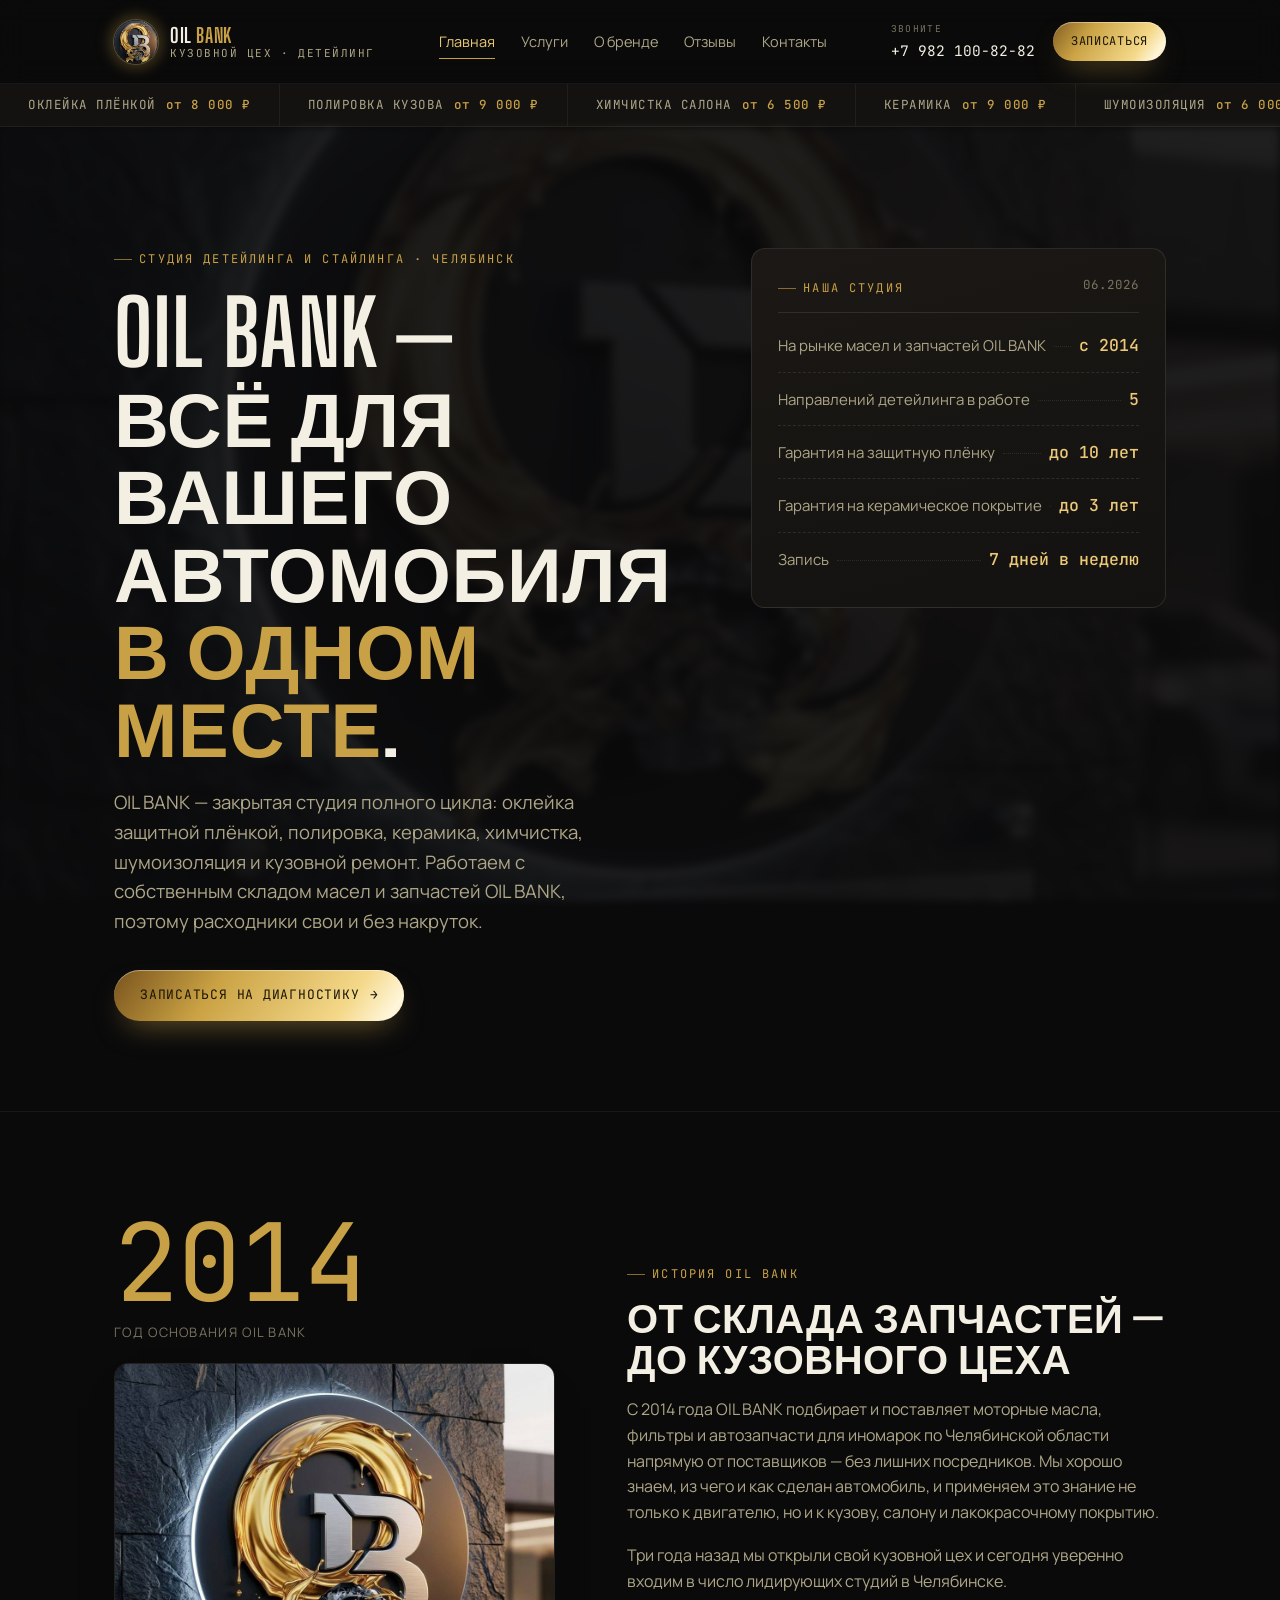
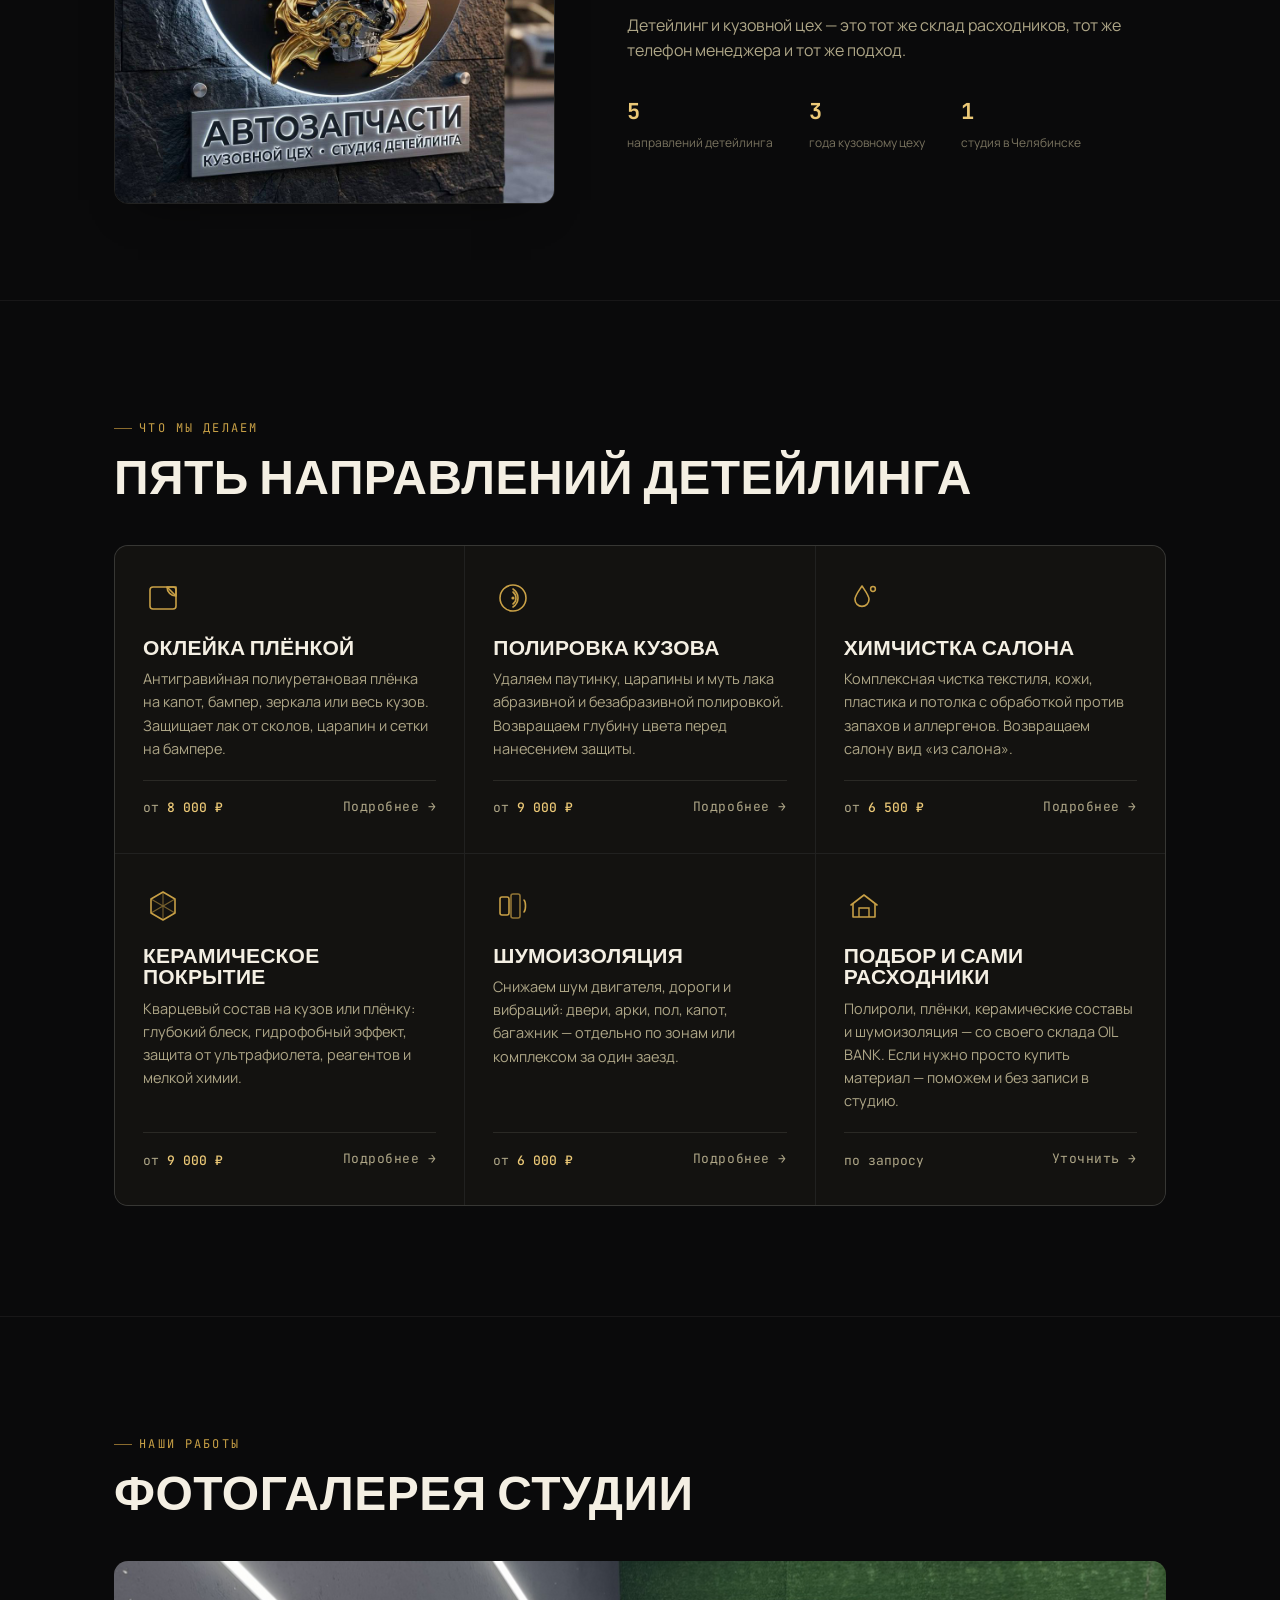
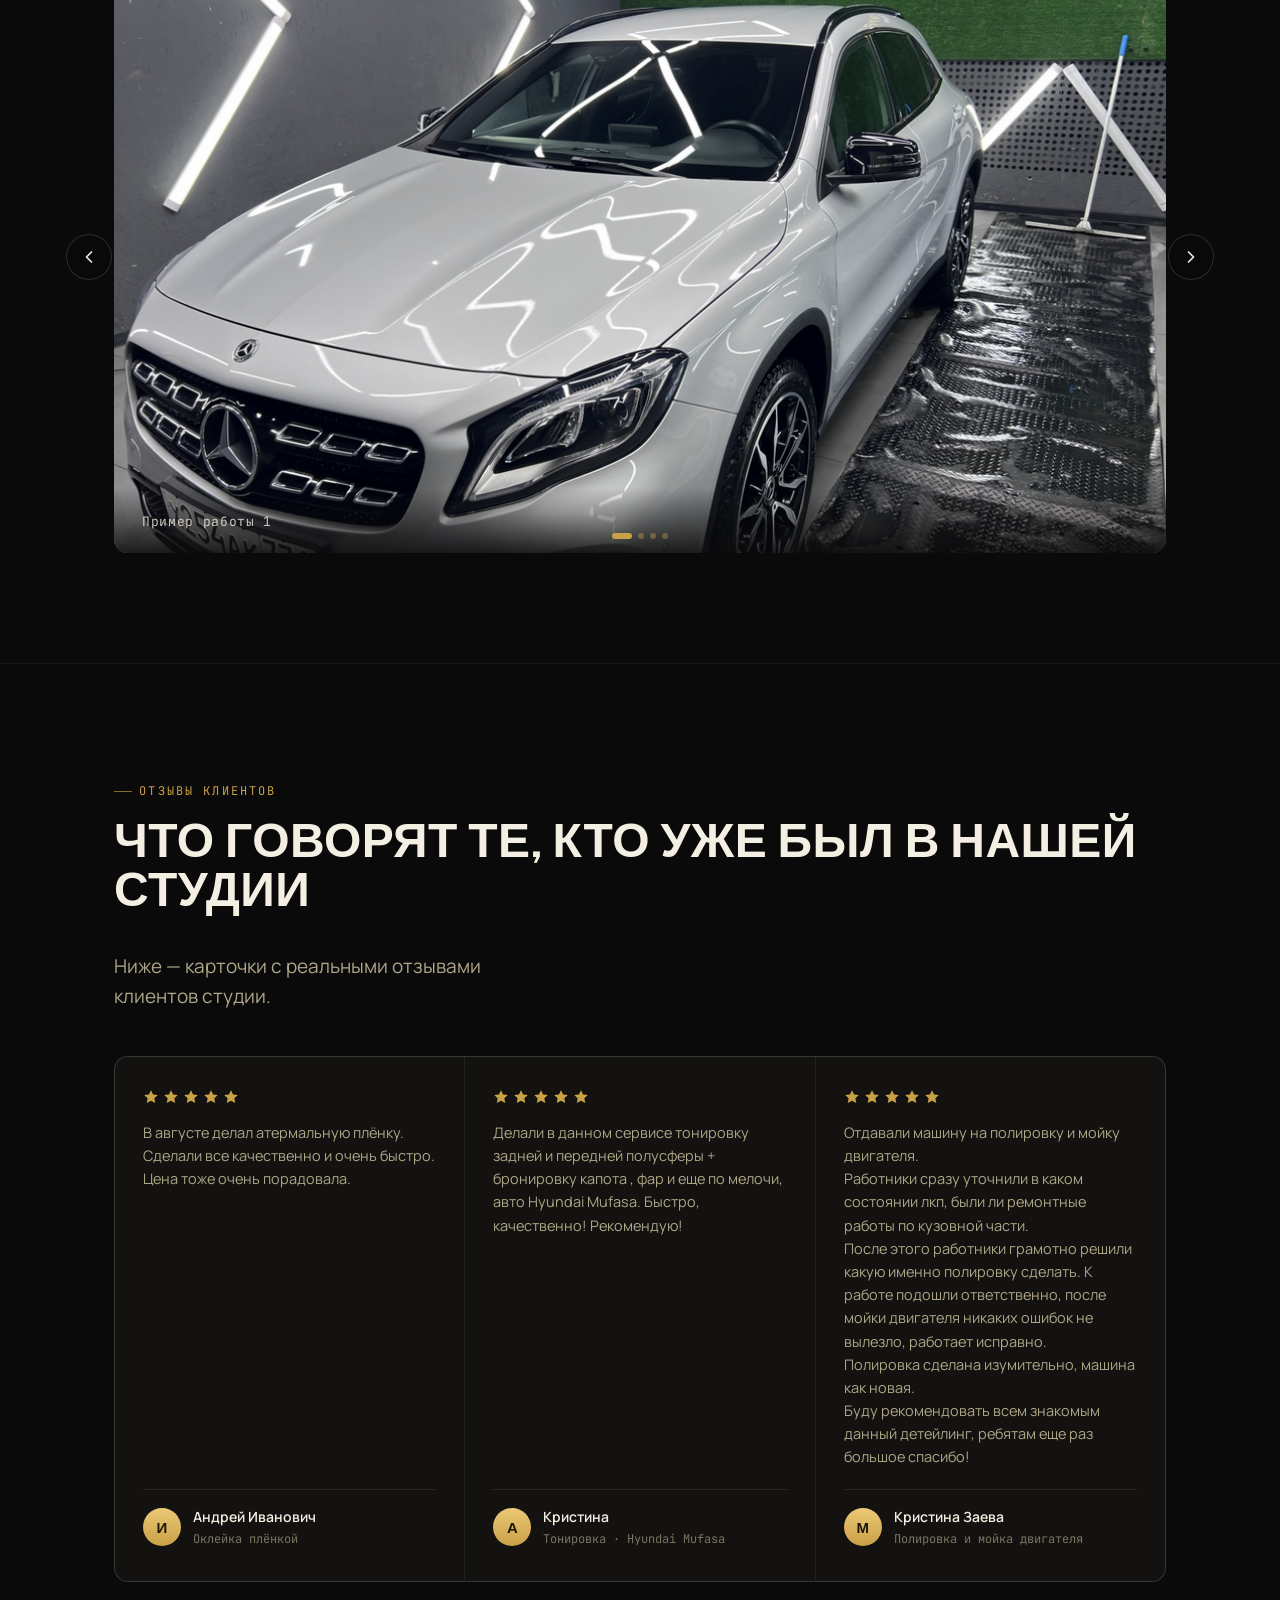
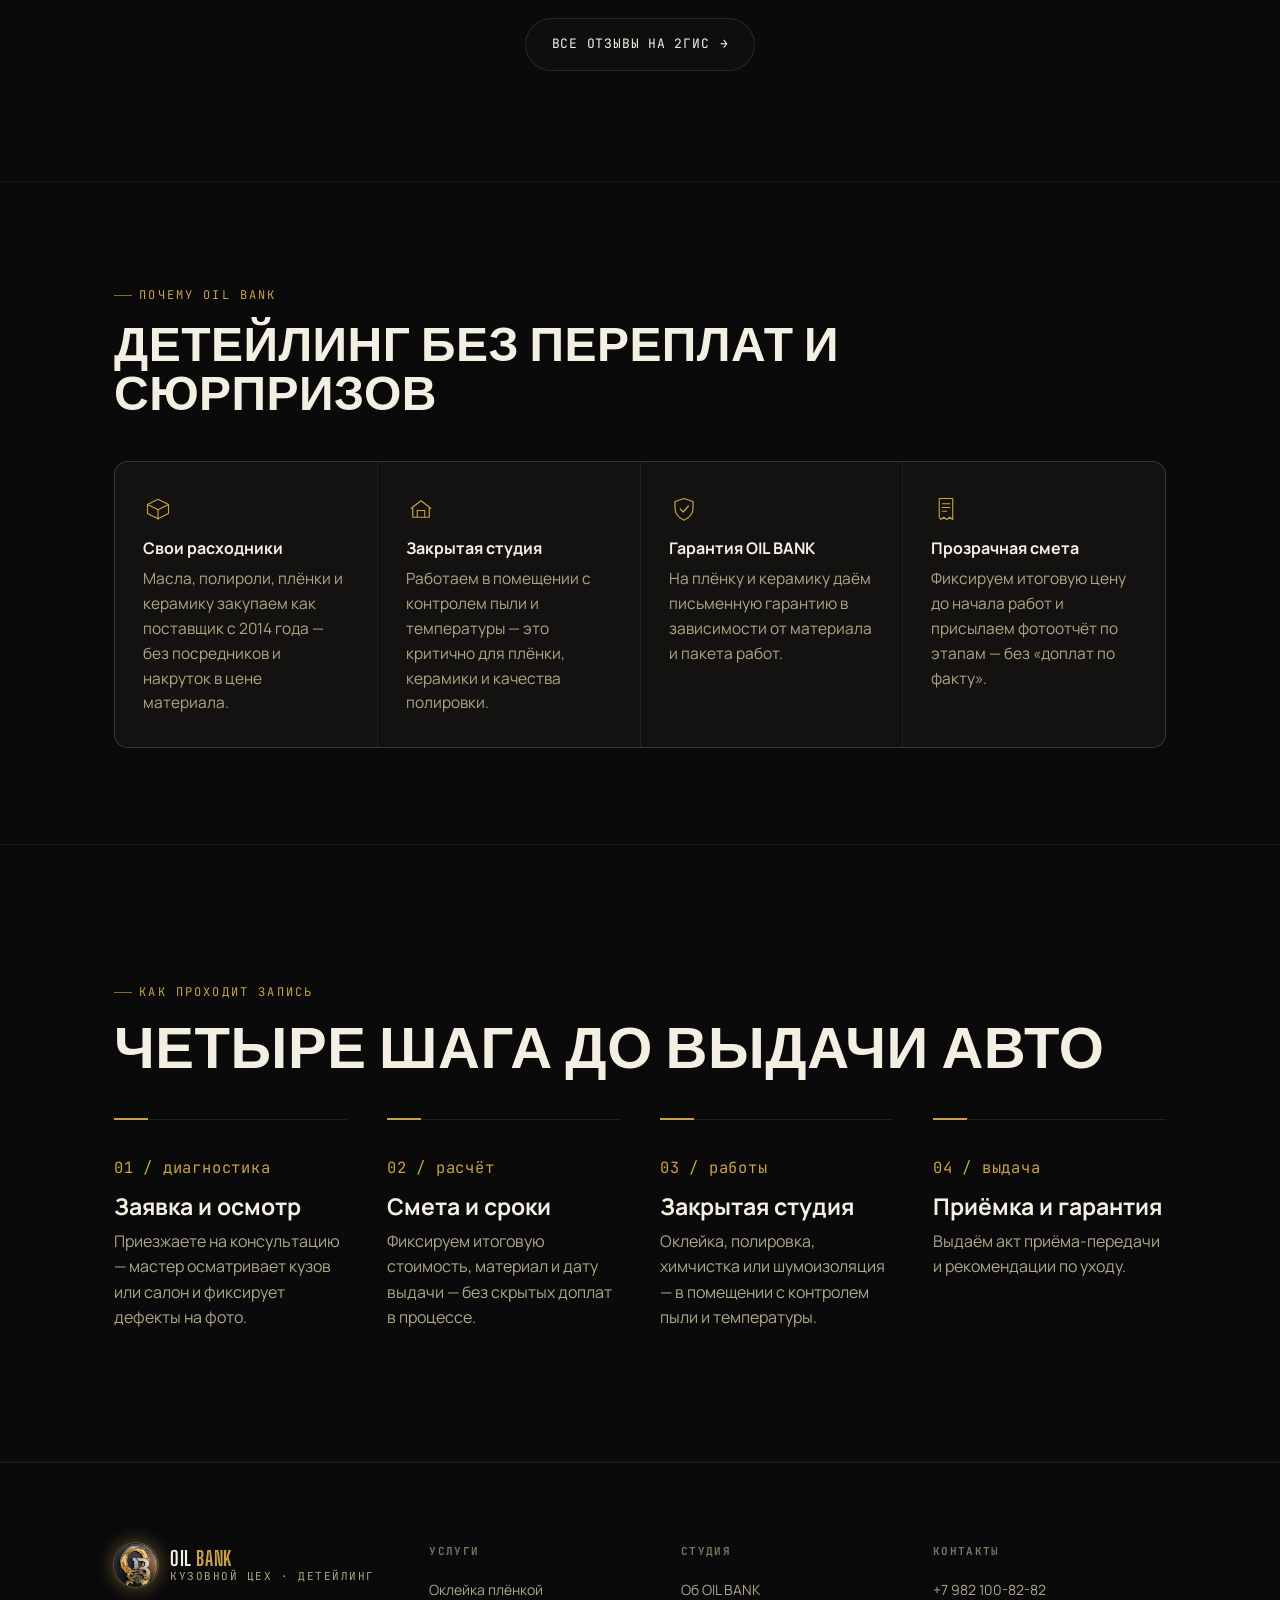
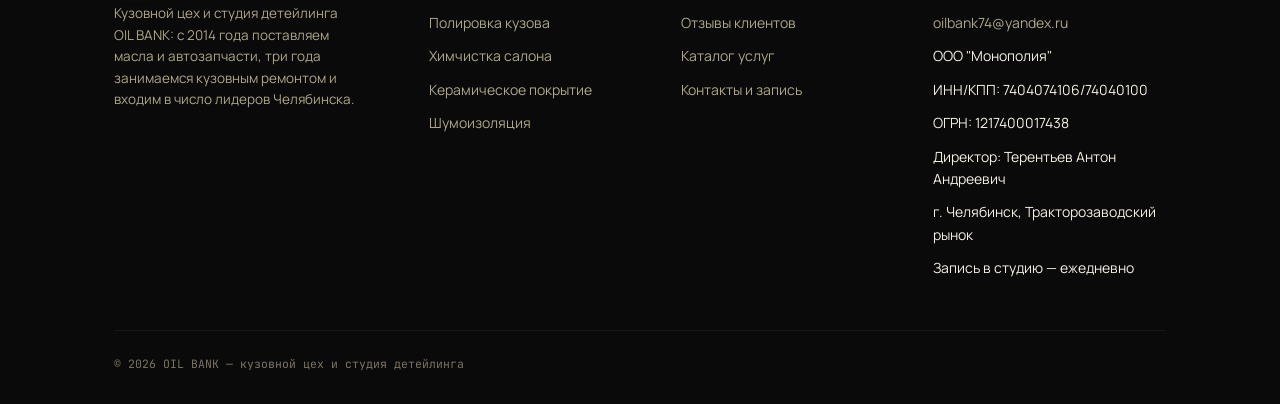
<file: index.html>
<!doctype html>
<html lang="ru">
<head>
<meta charset="UTF-8">
<meta name="viewport" content="width=device-width, initial-scale=1">
<title>OIL BANK — кузовной цех и студия детейлинга в Челябинске</title>
<meta name="description" content="OIL BANK — кузовной цех и студия детейлинга в Челябинске: оклейка плёнкой, полировка, керамика, химчистка и шумоизоляция. С 2014 года поставляем масла и автозапчасти, три года занимаемся кузовным ремонтом.">
<link rel="icon" type="image/png" href="images/logo-badge.png">
<link rel="preconnect" href="https://fonts.googleapis.com">
<link rel="preconnect" href="https://fonts.gstatic.com" crossorigin>
<link href="https://fonts.googleapis.com/css2?family=Big+Shoulders+Display:wght@600;700;800&family=JetBrains+Mono:wght@400;500&family=Manrope:wght@400;500;600;700&display=swap" rel="stylesheet">
<link rel="stylesheet" href="css/style.css">
</head>
<body>
<a class="visually-hidden" href="#main">Перейти к содержимому</a>

<header class="site-header">
  <div class="container nav-row">
    <a class="brand" href="index.html" aria-label="OIL BANK — на главную">
      <img src="images/logo-badge.png" alt="OIL BANK — кузовной цех и студия детейлинга" class="brand-mark-img" width="44" height="44">
      <span class="brand-text">
        <span class="brand-name">OIL <b>BANK</b></span>
        <span class="brand-tag">КУЗОВНОЙ ЦЕХ · ДЕТЕЙЛИНГ</span>
      </span>
    </a>

    <nav class="main-nav" aria-label="Основная навигация">
      <a href="index.html" class="is-current">Главная</a>
      <a href="services.html">Услуги</a>
      <a href="index.html#heritage">О бренде</a>
      <a href="index.html#reviews">Отзывы</a>
      <a href="contacts.html">Контакты</a>
    </nav>

    <div class="head-actions">
      <a class="head-phone" href="tel:+79821008282"><span>Звоните</span>+7 982 100-82-82</a>
      <a class="btn btn-primary btn-small" href="contacts.html#connect">Записаться</a>
      <button class="nav-toggle" aria-label="Открыть меню" aria-expanded="false">
        <span></span>
      </button>
    </div>
  </div>
</header>

<div class="ticker" aria-hidden="true">
  <div class="ticker-track">
    <span class="ticker-item">ОКЛЕЙКА ПЛЁНКОЙ <b>от 8 000 ₽</b></span>
    <span class="ticker-item">ПОЛИРОВКА КУЗОВА <b>от 9 000 ₽</b></span>
    <span class="ticker-item">ХИМЧИСТКА САЛОНА <b>от 6 500 ₽</b></span>
    <span class="ticker-item">КЕРАМИКА <b>от 9 000 ₽</b></span>
    <span class="ticker-item">ШУМОИЗОЛЯЦИЯ <b>от 6 000 ₽</b></span>
    <span class="ticker-item">ОКЛЕЙКА ПЛЁНКОЙ <b>от 8 000 ₽</b></span>
    <span class="ticker-item">ПОЛИРОВКА КУЗОВА <b>от 9 000 ₽</b></span>
    <span class="ticker-item">ХИМЧИСТКА САЛОНА <b>от 6 500 ₽</b></span>
    <span class="ticker-item">КЕРАМИКА <b>от 9 000 ₽</b></span>
    <span class="ticker-item">ШУМОИЗОЛЯЦИЯ <b>от 6 000 ₽</b></span>
  </div>
</div>

<main id="main">

  <!-- ===================== HERO ===================== -->
  <section class="hero" id="hero">
    <div class="container hero-grid">
      <div>
         <span class="eyebrow">Студия детейлинга и стайлинга · Челябинск</span>
        <h1><span class="h1-brand">OIL BANK</span> —<br>всё для вашего автомобиля <em>в одном месте</em>.</h1>
        <p class="lede">OIL BANK — закрытая студия полного цикла: оклейка защитной плёнкой, полировка, керамика, химчистка, шумоизоляция и кузовной ремонт. Работаем с собственным складом масел и запчастей OIL BANK, поэтому расходники свои и без накруток.</p>
        <div class="hero-ctas">
          <a class="btn btn-primary btn-arrow" href="contacts.html#connect">Записаться на диагностику</a>
        </div>
      </div>

      <aside class="statement" aria-label="Краткая выписка по студии">
        <div class="statement-head">
          <span class="eyebrow">Наша студия</span>
          <time datetime="2026-06">06.2026</time>
        </div>
        <div class="statement-row">
          <span class="label">На рынке масел и запчастей OIL BANK</span>
          <span class="fill"></span>
          <span class="value">с 2014</span>
        </div>
        <div class="statement-row">
          <span class="label">Направлений детейлинга в работе</span>
          <span class="fill"></span>
          <span class="value">5</span>
        </div>
        <div class="statement-row">
          <span class="label">Гарантия на защитную плёнку</span>
          <span class="fill"></span>
          <span class="value">до 10 лет</span>
        </div>
        <div class="statement-row">
          <span class="label">Гарантия на керамическое покрытие</span>
          <span class="fill"></span>
          <span class="value">до 3 лет</span>
        </div>
        <div class="statement-row">
          <span class="label">Запись</span>
          <span class="fill"></span>
          <span class="value">7 дней в неделю</span>
        </div>
      </aside>
    </div>
  </section>

  <!-- ===================== HERITAGE ===================== -->
  <section class="heritage" id="heritage">
    <div class="container heritage-grid">
      <div class="heritage-figure">2014
        <span>год основания OIL BANK</span>
        <div class="heritage-photo">
          <img src="images/storefront.jpg" alt="Вывеска OIL BANK на улице Доватора в Челябинске" loading="lazy">
        </div>
      </div>
      <div class="heritage-text">
        <span class="eyebrow">История OIL BANK</span>
        <h2>От склада запчастей — <br>до кузовного цеха</h2>
        <p>С 2014 года OIL BANK подбирает и поставляет моторные масла, фильтры и автозапчасти для иномарок по Челябинской области напрямую от поставщиков — без лишних посредников. Мы хорошо знаем, из чего и как сделан автомобиль, и применяем это знание не только к двигателю, но и к кузову, салону и лакокрасочному покрытию.</p>
        <p>Три года назад мы открыли свой кузовной цех и сегодня уверенно входим в число лидирующих студий в Челябинске.</p>
        <p>Детейлинг и кузовной цех — это тот же склад расходников, тот же телефон менеджера и тот же подход.</p>
        <div class="heritage-stats">
          <div><b>5</b><span>направлений детейлинга</span></div>
          <div><b>3</b><span>года кузовному цеху</span></div>
          <div><b>1</b><span>студия в Челябинске</span></div>
        </div>
      </div>
    </div>
  </section>

  <!-- ===================== SERVICES ===================== -->
  <section class="services-section" id="services">
    <div class="container">
      <div class="section-head">
        <div>
          <span class="eyebrow">Что мы делаем</span>
          <h2>Пять направлений детейлинга</h2>
        </div>
        
      </div>

      <div class="svc-grid">

        <article class="svc-card">
          <svg class="svc-icon" viewBox="0 0 40 40" fill="none" aria-hidden="true">
            <rect x="7" y="9" width="26" height="22" rx="3" stroke="currentColor" stroke-width="1.6"/>
            <path d="M24 9 33 9 33 18Z" stroke="currentColor" stroke-width="1.6" stroke-linejoin="round"/>
            <path d="M24 9c0 5 4 9 9 9" stroke="currentColor" stroke-width="1.6"/>
          </svg>
          <h3>Оклейка плёнкой</h3>
          <p>Антигравийная полиуретановая плёнка на капот, бампер, зеркала или весь кузов. Защищает лак от сколов, царапин и сетки на бампере.</p>
          <div class="svc-foot">
            <span class="svc-price">от <b>8 000 ₽</b></span>
            <a class="link-arrow" href="services.html#wrap">Подробнее →</a>
          </div>
        </article>

        <article class="svc-card">
          <svg class="svc-icon" viewBox="0 0 40 40" fill="none" aria-hidden="true">
            <circle cx="20" cy="20" r="13" stroke="currentColor" stroke-width="1.6"/>
            <path d="M20 11c3 2 5 5 5 9s-2 7-5 9" stroke="currentColor" stroke-width="1.6" stroke-linecap="round"/>
            <path d="M20 14c1.8 1.4 3 3.6 3 6s-1.2 4.6-3 6" stroke="currentColor" stroke-width="1.6" stroke-linecap="round"/>
            <circle cx="20" cy="20" r="1.6" fill="currentColor"/>
          </svg>
          <h3>Полировка кузова</h3>
          <p>Удаляем паутинку, царапины и муть лака абразивной и безабразивной полировкой. Возвращаем глубину цвета перед нанесением защиты.</p>
          <div class="svc-foot">
            <span class="svc-price">от <b>9 000 ₽</b></span>
            <a class="link-arrow" href="services.html#polish">Подробнее →</a>
          </div>
        </article>

        <article class="svc-card">
          <svg class="svc-icon" viewBox="0 0 40 40" fill="none" aria-hidden="true">
            <path d="M18 8c4 6 7 9.6 7 13.4A7 7 0 1 1 11 21.4C11 17.6 14 14 18 8Z" stroke="currentColor" stroke-width="1.6" stroke-linejoin="round"/>
            <circle cx="29" cy="11" r="2.4" stroke="currentColor" stroke-width="1.5"/>
          </svg>
          <h3>Химчистка салона</h3>
          <p>Комплексная чистка текстиля, кожи, пластика и потолка с обработкой против запахов и аллергенов. Возвращаем салону вид «из салона».</p>
          <div class="svc-foot">
            <span class="svc-price">от <b>6 500 ₽</b></span>
            <a class="link-arrow" href="services.html#dryclean">Подробнее →</a>
          </div>
        </article>

        <article class="svc-card">
          <svg class="svc-icon" viewBox="0 0 40 40" fill="none" aria-hidden="true">
            <path d="M20 6 32 13v14L20 34 8 27V13Z" stroke="currentColor" stroke-width="1.6" stroke-linejoin="round"/>
            <path d="M20 6v28M8 13l12 7 12-7M8 27l12-7 12 7" stroke="currentColor" stroke-width="1.1" opacity=".55"/>
          </svg>
          <h3>Керамическое покрытие</h3>
          <p>Кварцевый состав на кузов или плёнку: глубокий блеск, гидрофобный эффект, защита от ультрафиолета, реагентов и мелкой химии.</p>
          <div class="svc-foot">
            <span class="svc-price">от <b>9 000 ₽</b></span>
            <a class="link-arrow" href="services.html#ceramic">Подробнее →</a>
          </div>
        </article>

        <article class="svc-card">
          <svg class="svc-icon" viewBox="0 0 40 40" fill="none" aria-hidden="true">
            <rect x="7" y="11" width="9" height="18" rx="2" stroke="currentColor" stroke-width="1.6"/>
            <rect x="18" y="8" width="9" height="24" rx="2" stroke="currentColor" stroke-width="1.6" opacity=".7"/>
            <path d="M31 14c2 2 2 10 0 12" stroke="currentColor" stroke-width="1.6" stroke-linecap="round"/>
          </svg>
          <h3>Шумоизоляция</h3>
          <p>Снижаем шум двигателя, дороги и вибраций: двери, арки, пол, капот, багажник — отдельно по зонам или комплексом за один заезд.</p>
          <div class="svc-foot">
            <span class="svc-price">от <b>6 000 ₽</b></span>
            <a class="link-arrow" href="services.html#sound">Подробнее →</a>
          </div>
        </article>

        <article class="svc-card">
          <svg class="svc-icon" viewBox="0 0 40 40" fill="none" aria-hidden="true">
            <path d="M7 19 20 9l13 10" stroke="currentColor" stroke-width="1.6" stroke-linecap="round" stroke-linejoin="round"/>
            <path d="M9 18v13h22V18" stroke="currentColor" stroke-width="1.6" stroke-linejoin="round"/>
            <path d="M15 31v-9h10v9" stroke="currentColor" stroke-width="1.4"/>
          </svg>
          <h3>Подбор и сами расходники</h3>
          <p>Полироли, плёнки, керамические составы и шумоизоляция — со своего склада OIL BANK. Если нужно просто купить материал — поможем и без записи в студию.</p>
          <div class="svc-foot">
            <span class="svc-price">по запросу</span>
            <a class="link-arrow" href="contacts.html">Уточнить →</a>
          </div>
        </article>

      </div>
    </div>
  </section>


  <!-- ===================== GALLERY ===================== -->
  <section class="gallery-section" id="gallery">
    <div class="container">
      <div class="section-head">
        <div>
          <span class="eyebrow">Наши работы</span>
          <h2>Фотогалерея студии</h2>
        </div>
      </div>
    </div>
    <div class="gallery-slider-wrap container">
      <div class="ob-gallery-swiper">
        <div class="ob-gallery-track">
          <!-- Слайд 1  -->
          <div class="ob-slide">
            <div class="gallery-slide-inner">
              <div class="gallery-placeholder">
                <img src="images/1.png" alt="Текст">
              </div>
              <div class="gallery-caption">Пример работы 1</div>
            </div>
          </div>
          <!-- Слайд 2 -->
          <div class="ob-slide">
            <div class="gallery-slide-inner">
              <div class="gallery-placeholder">
                <img src="images/2.png" alt="Текст">
              </div>
              <div class="gallery-caption">Пример работы 2</div>
            </div>
          </div>
          <!-- Слайд 3 -->
          <div class="ob-slide">
            <div class="gallery-slide-inner">
              <div class="gallery-placeholder">
                <img src="images/3.png" alt="Текст">
              </div>
              <div class="gallery-caption">Пример работы 3</div>
            </div>
          </div>
          <!-- Слайд 4 -->
          <div class="ob-slide">
            <div class="gallery-slide-inner">
              <div class="gallery-placeholder">
                <img src="images/4.png" alt="Текст">
              </div>
              <div class="gallery-caption">Пример работы 4</div>
            </div>
          </div>
        </div>
      </div>
      <button class="gallery-btn gallery-btn-prev" aria-label="Предыдущее фото">
        <svg viewBox="0 0 24 24" fill="none"><path d="M15 18l-6-6 6-6" stroke="currentColor" stroke-width="2" stroke-linecap="round" stroke-linejoin="round"/></svg>
      </button>
      <button class="gallery-btn gallery-btn-next" aria-label="Следующее фото">
        <svg viewBox="0 0 24 24" fill="none"><path d="M9 18l6-6-6-6" stroke="currentColor" stroke-width="2" stroke-linecap="round" stroke-linejoin="round"/></svg>
      </button>
      <div class="ob-gallery-dots"></div>
    </div>
  </section>

  <!-- ===================== REVIEWS ===================== -->
  <section class="reviews-section" id="reviews">
    <div class="container">
      <div class="section-head">
        <div>
          <span class="eyebrow">Отзывы клиентов</span>
          <h2>Что говорят те, кто уже был в нашей студии</h2>
        </div>
        <p class="lede">Ниже — карточки с реальными отзывами клиентов студии. </p>
      </div>

      <div class="reviews-grid">

        
        <article class="review-card">
          <div class="review-stars" aria-label="Оценка 5 из 5">
            <svg viewBox="0 0 20 20" fill="currentColor" aria-hidden="true"><path d="M10 1.5l2.6 5.4 5.9.7-4.3 4.1 1.1 5.8L10 14.7 4.7 17.5l1.1-5.8-4.3-4.1 5.9-.7Z"/></svg>
            <svg viewBox="0 0 20 20" fill="currentColor" aria-hidden="true"><path d="M10 1.5l2.6 5.4 5.9.7-4.3 4.1 1.1 5.8L10 14.7 4.7 17.5l1.1-5.8-4.3-4.1 5.9-.7Z"/></svg>
            <svg viewBox="0 0 20 20" fill="currentColor" aria-hidden="true"><path d="M10 1.5l2.6 5.4 5.9.7-4.3 4.1 1.1 5.8L10 14.7 4.7 17.5l1.1-5.8-4.3-4.1 5.9-.7Z"/></svg>
            <svg viewBox="0 0 20 20" fill="currentColor" aria-hidden="true"><path d="M10 1.5l2.6 5.4 5.9.7-4.3 4.1 1.1 5.8L10 14.7 4.7 17.5l1.1-5.8-4.3-4.1 5.9-.7Z"/></svg>
            <svg viewBox="0 0 20 20" fill="currentColor" aria-hidden="true"><path d="M10 1.5l2.6 5.4 5.9.7-4.3 4.1 1.1 5.8L10 14.7 4.7 17.5l1.1-5.8-4.3-4.1 5.9-.7Z"/></svg>
          </div>
          <p class="review-text">В августе делал атермальную плёнку. Сделали все качественно и очень быстро. Цена тоже очень порадовала.</p>
          <div class="review-foot">
            <span class="review-avatar">И</span>
            <div>
              <span class="review-name">Андрей Иванович</span>
              <span class="review-meta">Оклейка плёнкой</span>
            </div>
          </div>
        </article>

        
        <article class="review-card">
          <div class="review-stars" aria-label="Оценка 5 из 5">
            <svg viewBox="0 0 20 20" fill="currentColor" aria-hidden="true"><path d="M10 1.5l2.6 5.4 5.9.7-4.3 4.1 1.1 5.8L10 14.7 4.7 17.5l1.1-5.8-4.3-4.1 5.9-.7Z"/></svg>
            <svg viewBox="0 0 20 20" fill="currentColor" aria-hidden="true"><path d="M10 1.5l2.6 5.4 5.9.7-4.3 4.1 1.1 5.8L10 14.7 4.7 17.5l1.1-5.8-4.3-4.1 5.9-.7Z"/></svg>
            <svg viewBox="0 0 20 20" fill="currentColor" aria-hidden="true"><path d="M10 1.5l2.6 5.4 5.9.7-4.3 4.1 1.1 5.8L10 14.7 4.7 17.5l1.1-5.8-4.3-4.1 5.9-.7Z"/></svg>
            <svg viewBox="0 0 20 20" fill="currentColor" aria-hidden="true"><path d="M10 1.5l2.6 5.4 5.9.7-4.3 4.1 1.1 5.8L10 14.7 4.7 17.5l1.1-5.8-4.3-4.1 5.9-.7Z"/></svg>
            <svg viewBox="0 0 20 20" fill="currentColor" aria-hidden="true"><path d="M10 1.5l2.6 5.4 5.9.7-4.3 4.1 1.1 5.8L10 14.7 4.7 17.5l1.1-5.8-4.3-4.1 5.9-.7Z"/></svg>
          </div>
          <p class="review-text">Делали в данном сервисе тонировку задней и передней полусферы + бронировку капота , фар и еще по мелочи, авто Hyundai Mufasa. Быстро, качественно! Рекомендую!</p>
          <div class="review-foot">
            <span class="review-avatar">А</span>
            <div>
              <span class="review-name">Кристина</span>
              <span class="review-meta">Тонировка · Hyundai Mufasa</span>
            </div>
          </div>
        </article>

        
        <article class="review-card">
          <div class="review-stars" aria-label="Оценка 5 из 5">
            <svg viewBox="0 0 20 20" fill="currentColor" aria-hidden="true"><path d="M10 1.5l2.6 5.4 5.9.7-4.3 4.1 1.1 5.8L10 14.7 4.7 17.5l1.1-5.8-4.3-4.1 5.9-.7Z"/></svg>
            <svg viewBox="0 0 20 20" fill="currentColor" aria-hidden="true"><path d="M10 1.5l2.6 5.4 5.9.7-4.3 4.1 1.1 5.8L10 14.7 4.7 17.5l1.1-5.8-4.3-4.1 5.9-.7Z"/></svg>
            <svg viewBox="0 0 20 20" fill="currentColor" aria-hidden="true"><path d="M10 1.5l2.6 5.4 5.9.7-4.3 4.1 1.1 5.8L10 14.7 4.7 17.5l1.1-5.8-4.3-4.1 5.9-.7Z"/></svg>
            <svg viewBox="0 0 20 20" fill="currentColor" aria-hidden="true"><path d="M10 1.5l2.6 5.4 5.9.7-4.3 4.1 1.1 5.8L10 14.7 4.7 17.5l1.1-5.8-4.3-4.1 5.9-.7Z"/></svg>
            <svg viewBox="0 0 20 20" fill="currentColor" aria-hidden="true"><path d="M10 1.5l2.6 5.4 5.9.7-4.3 4.1 1.1 5.8L10 14.7 4.7 17.5l1.1-5.8-4.3-4.1 5.9-.7Z"/></svg>
          </div>
          <p class="review-text">Отдавали машину на полировку и мойку двигателя. 
            <br>Работники сразу уточнили в каком состоянии лкп, были ли ремонтные работы по кузовной части. 
            <br>После этого работники грамотно решили какую именно полировку сделать. К работе подошли ответственно, после мойки двигателя никаких ошибок не вылезло, работает исправно.
            <br>Полировка сделана изумительно, машина как новая.
            <br>Буду рекомендовать всем знакомым данный детейлинг, ребятам еще раз большое спасибо!</p>
          <div class="review-foot">
            <span class="review-avatar">М</span>
            <div>
              <span class="review-name">Кристина Заева</span>
              <span class="review-meta">Полировка и мойка двигателя</span>
            </div>
          </div>
        </article>

      </div>

      <div class="reviews-cta">
        <a class="btn btn-ghost btn-arrow" href="https://2gis.ru/chelyabinsk/branches/70000001044820329/firm/70000001047878276/61.456786%2C55.165104?m=61.456786%2C55.165104%2F16" target="_blank" rel="noopener">Все отзывы на 2ГИС</a>
      </div>

    </div>
  </section>

  <!-- ===================== TRUST ===================== -->
  <section class="trust-section">
    <div class="container">
      <div class="section-head">
        <div>
          <span class="eyebrow">Почему OIL BANK</span>
          <h2>Детейлинг без переплат и сюрпризов</h2>
        </div>
      </div>
      <div class="trust-grid">

        <div class="trust-item">
          <svg class="svc-icon" viewBox="0 0 40 40" fill="none" aria-hidden="true">
            <path d="M6 14 20 7l14 7-14 7Z" stroke="currentColor" stroke-width="1.5" stroke-linejoin="round"/>
            <path d="M6 14v12l14 7 14-7V14" stroke="currentColor" stroke-width="1.5" stroke-linejoin="round"/>
            <path d="M20 21v13" stroke="currentColor" stroke-width="1.5"/>
          </svg>
          <h3>Свои расходники</h3>
          <p>Масла, полироли, плёнки и керамику закупаем как поставщик с 2014 года — без посредников и накруток в цене материала.</p>
        </div>

        <div class="trust-item">
          <svg class="svc-icon" viewBox="0 0 40 40" fill="none" aria-hidden="true">
            <path d="M7 19 20 9l13 10" stroke="currentColor" stroke-width="1.6" stroke-linecap="round" stroke-linejoin="round"/>
            <path d="M9 18v13h22V18" stroke="currentColor" stroke-width="1.6" stroke-linejoin="round"/>
            <path d="M15 31v-9h10v9" stroke="currentColor" stroke-width="1.4"/>
          </svg>
          <h3>Закрытая студия</h3>
          <p>Работаем в помещении с контролем пыли и температуры — это критично для плёнки, керамики и качества полировки.</p>
        </div>

        <div class="trust-item">
          <svg class="svc-icon" viewBox="0 0 40 40" fill="none" aria-hidden="true">
            <path d="M20 6 32 10v9c0 8-5.5 13-12 16-6.5-3-12-8-12-16v-9Z" stroke="currentColor" stroke-width="1.6" stroke-linejoin="round"/>
            <path d="M15 20l4 4 7-8" stroke="currentColor" stroke-width="1.6" stroke-linecap="round" stroke-linejoin="round"/>
          </svg>
          <h3>Гарантия OIL BANK</h3>
          <p>На плёнку и керамику даём письменную гарантию в зависимости от материала и пакета работ.</p>
        </div>

        <div class="trust-item">
          <svg class="svc-icon" viewBox="0 0 40 40" fill="none" aria-hidden="true">
            <path d="M11 6h18v28l-4-3-4 3-4-3-4 3-2-3Z" stroke="currentColor" stroke-width="1.5" stroke-linejoin="round"/>
            <path d="M15 13h10M15 18h10M15 23h6" stroke="currentColor" stroke-width="1.4" stroke-linecap="round"/>
          </svg>
          <h3>Прозрачная смета</h3>
          <p>Фиксируем итоговую цену до начала работ и присылаем фотоотчёт по этапам — без «доплат по факту».</p>
        </div>

      </div>
    </div>
  </section>

  <!-- ===================== PROCESS ===================== -->
  <section class="process-section">
    <div class="container">
      <div class="section-head">
        <div>
          <span class="eyebrow">Как проходит запись</span>
          <h2>Четыре шага до выдачи авто</h2>
        </div>
      </div>
      <div class="process-grid">

        <div class="process-step">
          <span class="process-num">01 / диагностика</span>
          <h3>Заявка и осмотр</h3>
          <p>Приезжаете на консультацию — мастер осматривает кузов или салон и фиксирует дефекты на фото.</p>
        </div>

        <div class="process-step">
          <span class="process-num">02 / расчёт</span>
          <h3>Смета и сроки</h3>
          <p>Фиксируем итоговую стоимость, материал и дату выдачи — без скрытых доплат в процессе.</p>
        </div>

        <div class="process-step">
          <span class="process-num">03 / работы</span>
          <h3>Закрытая студия</h3>
          <p>Оклейка, полировка, химчистка или шумоизоляция — в помещении с контролем пыли и температуры.</p>
        </div>

        <div class="process-step">
          <span class="process-num">04 / выдача</span>
          <h3>Приёмка и гарантия</h3>
          <p>Выдаём акт приёма-передачи и рекомендации по уходу.</p>
        </div>

      </div>
    </div>
  </section>

  



</main>

<footer class="site-footer">
  <div class="container">
    <div class="footer-grid">
      <div class="footer-brand">
        <a class="brand" href="index.html" aria-label="OIL BANK — на главную">
          <img src="images/logo-badge.png" alt="OIL BANK — кузовной цех и студия детейлинга" class="brand-mark-img" width="44" height="44">
          <span class="brand-text">
            <span class="brand-name">OIL <b>BANK</b></span>
            <span class="brand-tag">КУЗОВНОЙ ЦЕХ · ДЕТЕЙЛИНГ</span>
          </span>
        </a>
        <p>Кузовной цех и студия детейлинга OIL BANK: с 2014 года поставляем масла и автозапчасти, три года занимаемся кузовным ремонтом и входим в число лидеров Челябинска.</p>
      </div>

      <div class="footer-col">
        <h4>Услуги</h4>
        <ul>
          <li><a href="services.html#wrap">Оклейка плёнкой</a></li>
          <li><a href="services.html#polish">Полировка кузова</a></li>
          <li><a href="services.html#dryclean">Химчистка салона</a></li>
          <li><a href="services.html#ceramic">Керамическое покрытие</a></li>
          <li><a href="services.html#sound">Шумоизоляция</a></li>
        </ul>
      </div>

      <div class="footer-col">
        <h4>Студия</h4>
        <ul>
          <li><a href="index.html#heritage">Об OIL BANK</a></li>
          <li><a href="index.html#reviews">Отзывы клиентов</a></li>
          <li><a href="services.html">Каталог услуг</a></li>
          <li><a href="contacts.html">Контакты и запись</a></li>
        </ul>
      </div>

      <div class="footer-col">
        <h4>Контакты</h4>
        <ul>
          <li class="accent"><a href="tel:+79821008282">+7 982 100-82-82</a></li>
          <li><a href="mailto:oilbank74@yandex.ru">oilbank74@yandex.ru</a></li>
          <li >ООО "Монополия"</li>
          <li>ИНН/КПП: 7404074106/74040100</li>
          <li>ОГРН: 1217400017438</li>
          <li>Директор: Терентьев Антон Андреевич</li>
          <li>г. Челябинск, Тракторозаводский рынок</li>
          <li>Запись в студию — ежедневно</li>
        </ul>
      </div>
    </div>

    <div class="foot-bottom">
      <span>© <span data-year>2026</span> OIL BANK — кузовной цех и студия детейлинга</span>
    </div>
  </div>
</footer>

<script src="js/main.js"></script>
</body>
</html>
</file>
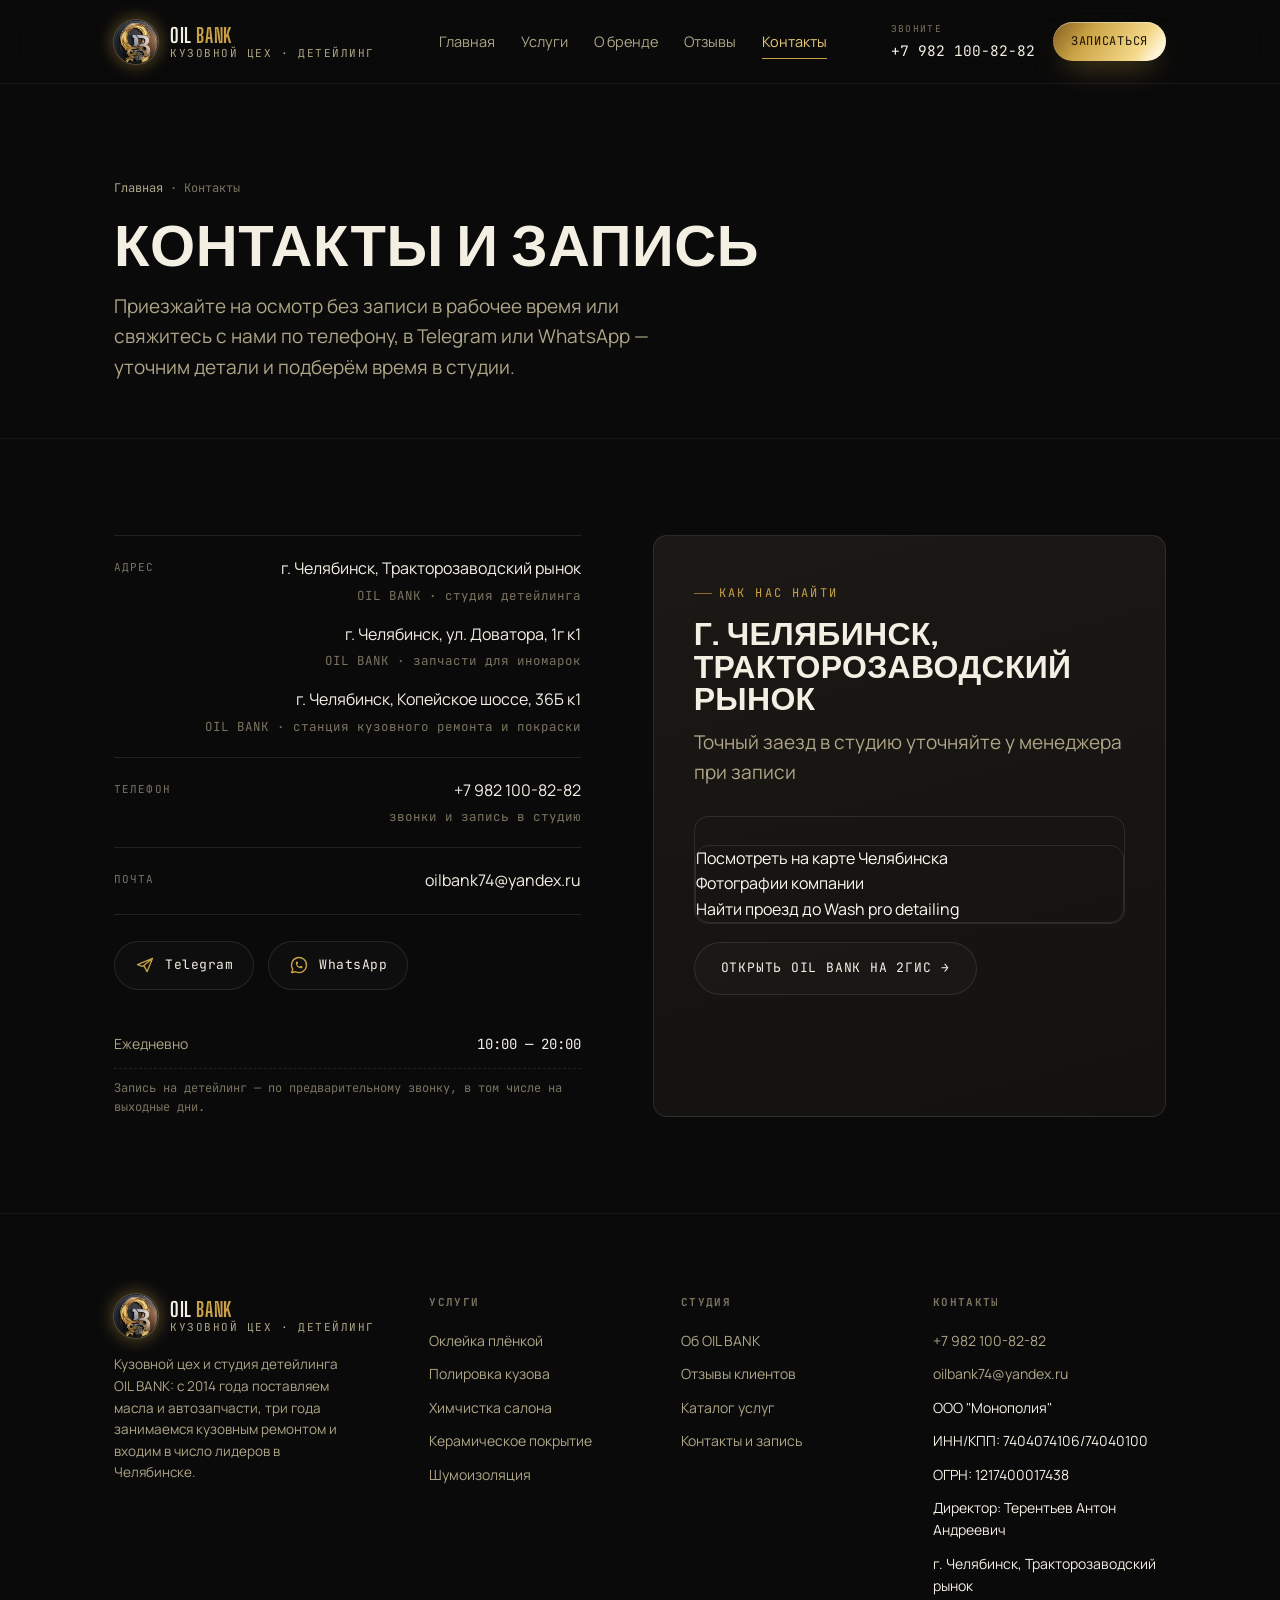
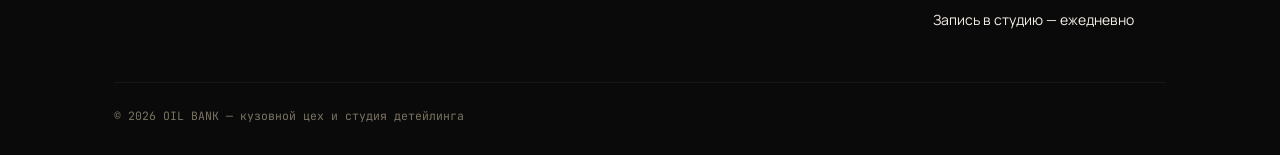
<file: contacts.html>
<!doctype html>
<html lang="ru">
<head>
<meta charset="UTF-8">
<meta name="viewport" content="width=device-width, initial-scale=1">
<title>Контакты и запись — OIL BANK, Челябинск</title>
<meta name="description" content="Кузовной цех и студия детейлинга OIL BANK в Челябинске: адрес, телефон, режим работы и мессенджеры для записи на оклейку плёнкой, полировку, химчистку, керамику или шумоизоляцию.">
<link rel="icon" type="image/png" href="images/logo-badge.png">
<link rel="preconnect" href="https://fonts.googleapis.com">
<link rel="preconnect" href="https://fonts.gstatic.com" crossorigin>
<link href="https://fonts.googleapis.com/css2?family=Big+Shoulders+Display:wght@600;700;800&family=JetBrains+Mono:wght@400;500&family=Manrope:wght@400;500;600;700&display=swap" rel="stylesheet">
<link rel="stylesheet" href="css/style.css">
</head>
<body>
<a class="visually-hidden" href="#main">Перейти к содержимому</a>

<header class="site-header">
  <div class="container nav-row">
    <a class="brand" href="index.html" aria-label="OIL BANK — на главную">
      <img src="images/logo-badge.png" alt="OIL BANK — кузовной цех и студия детейлинга" class="brand-mark-img" width="44" height="44">
      <span class="brand-text">
        <span class="brand-name">OIL <b>BANK</b></span>
        <span class="brand-tag">КУЗОВНОЙ ЦЕХ · ДЕТЕЙЛИНГ</span>
      </span>
    </a>

    <nav class="main-nav" aria-label="Основная навигация">
      <a href="index.html">Главная</a>
      <a href="services.html">Услуги</a>
      <a href="index.html#heritage">О бренде</a>
      <a href="index.html#reviews">Отзывы</a>
      <a href="contacts.html" class="is-current">Контакты</a>
    </nav>

    <div class="head-actions">
      <a class="head-phone" href="tel:+79821008282"><span>Звоните</span>+7 982 100-82-82</a>
      <a class="btn btn-primary btn-small" href="#connect">Записаться</a>
      <button class="nav-toggle" aria-label="Открыть меню" aria-expanded="false">
        <span></span>
      </button>
    </div>
  </div>
</header>

<main id="main">

  <section class="page-hero">
    <div class="container">
      <span class="crumb"><a href="index.html">Главная</a> · Контакты</span>
      <h1>Контакты и запись</h1>
      <p class="lede">Приезжайте на осмотр без записи в рабочее время или свяжитесь с нами по телефону, в Telegram или WhatsApp — уточним детали и подберём время в студии.</p>
    </div>
  </section>

  <section class="contacts-section">
    <div class="container contacts-grid">

      <div id="connect">
        <div class="contact-list">
          <div class="row">
            <span class="label">Адрес</span>
            <div class="val-list">
              <span class="val">г. Челябинск, Тракторозаводский рынок<small>OIL BANK · студия детейлинга</small></span>
              <span class="val">г. Челябинск, ул. Доватора, 1г к1<small>OIL BANK · запчасти для иномарок</small></span>
              <span class="val">г. Челябинск, Копейское шоссе, 36Б к1<small>OIL BANK · станция кузовного ремонта и покраски</small></span>
            </div>
          </div>
          <div class="row">
            <span class="label">Телефон</span>
            <span class="val"><a href="tel:+79821008282">+7 982 100-82-82</a><small>звонки и запись в студию</small></span>
          </div>
          <div class="row">
            <span class="label">Почта</span>
            <span class="val"><a href="mailto:oilbank74@yandex.ru">oilbank74@yandex.ru</a></span>
          </div>
        </div>

        <div class="messenger-links">
          <a class="messenger-btn" href="https://t.me/+79821008282" target="_blank" rel="noopener" aria-label="Написать в Telegram">
            <svg viewBox="0 0 24 24" fill="none" aria-hidden="true"><path d="M21 4 3 11.5l6 2.2M21 4 14.5 20l-3.8-7.3M21 4 9.2 13.7" stroke="currentColor" stroke-width="1.6" stroke-linecap="round" stroke-linejoin="round"/></svg>
            <span>Telegram</span>
          </a>
          <a class="messenger-btn" href="https://wa.me/79821008282" target="_blank" rel="noopener" aria-label="Написать в WhatsApp">
            <svg viewBox="0 0 24 24" fill="none" aria-hidden="true"><path d="M3 21l1.65-3.8a9 9 0 1 1 3.4 2.9L3 21Z" stroke="currentColor" stroke-width="1.6" stroke-linecap="round" stroke-linejoin="round"/><path d="M9 10a.5.5 0 0 0 1 0v-1a.5.5 0 0 0-1 0v1a5 5 0 0 0 5 5h1a.5.5 0 0 0 0-1h-1a.5.5 0 0 0 0 1" stroke="currentColor" stroke-width="1.6" stroke-linecap="round" stroke-linejoin="round"/></svg>
            <span>WhatsApp</span>
          </a>
        </div>

        <div class="hours-table">
          <div class="row"><span class="day">Ежедневно </span><span class="time">10:00 — 20:00</span></div>
        </div>
        <p class="map-caption">Запись на детейлинг — по предварительному звонку, в том числе на выходные дни.</p>
      </div>

      <div class="contact-map-panel">
        <span class="eyebrow">Как нас найти</span>
        <h2 style="margin-top:14px;font-size:clamp(24px,3vw,32px);">г. Челябинск, ​Тракторозаводский рынок</h2>
        <p class="lede" style="margin-top:12px;">Точный заезд в студию уточняйте у менеджера при записи</p>

        <div class="map-frame" style="margin-top:28px;">
          <div class="map-frame" style="margin-top:28px;">
          <a class="dg-widget-link" href="http://2gis.ru/chelyabinsk/firm/70000001047878276/center/61.456786,55.165104/zoom/16?utm_medium=widget-source&utm_campaign=firmsonmap&utm_source=bigMap">Посмотреть на карте Челябинска</a><div class="dg-widget-link"><a href="http://2gis.ru/chelyabinsk/firm/70000001047878276/photos/70000001047878276/center/61.456786,55.165104/zoom/17?utm_medium=widget-source&utm_campaign=firmsonmap&utm_source=photos">Фотографии компании</a></div><div class="dg-widget-link"><a href="http://2gis.ru/chelyabinsk/center/61.456786,55.165104/zoom/16/routeTab/rsType/bus/to/61.456786,55.165104╎Wash pro detailing?utm_medium=widget-source&utm_campaign=firmsonmap&utm_source=route">Найти проезд до Wash pro detailing</a></div><script charset="utf-8" src="https://widgets.2gis.com/js/DGWidgetLoader.js"></script><script charset="utf-8">new DGWidgetLoader({"width":640,"height":600,"borderColor":"#a3a3a3","pos":{"lat":55.165104,"lon":61.456786,"zoom":16},"opt":{"city":"chelyabinsk"},"org":[{"id":"70000001047878276"}]});</script><noscript style="color:#c00;font-size:16px;font-weight:bold;">Виджет карты использует JavaScript. Включите его в настройках вашего браузера.</noscript>
        </div>
        </div>
        
        <a class="btn btn-ghost btn-arrow" style="margin-top:18px;" href="https://2gis.ru/chelyabinsk/branches/70000001044820329/firm/70000001047878276/61.456786%2C55.165104?m=61.456786%2C55.165104%2F16" target="_blank" rel="noopener">Открыть OIL BANK на 2ГИС</a>
      </div>

    </div>
  </section>

</main>

<footer class="site-footer">
  <div class="container">
    <div class="footer-grid">
      <div class="footer-brand">
        <a class="brand" href="index.html" aria-label="OIL BANK — на главную">
          <img src="images/logo-badge.png" alt="OIL BANK — кузовной цех и студия детейлинга" class="brand-mark-img" width="44" height="44">
          <span class="brand-text">
            <span class="brand-name">OIL <b>BANK</b></span>
            <span class="brand-tag">КУЗОВНОЙ ЦЕХ · ДЕТЕЙЛИНГ</span>
          </span>
        </a>
        <p>Кузовной цех и студия детейлинга OIL BANK: с 2014 года поставляем масла и автозапчасти, три года занимаемся кузовным ремонтом и входим в число лидеров в Челябинске.</p>
      </div>

      <div class="footer-col">
        <h4>Услуги</h4>
        <ul>
          <li><a href="services.html#wrap">Оклейка плёнкой</a></li>
          <li><a href="services.html#polish">Полировка кузова</a></li>
          <li><a href="services.html#dryclean">Химчистка салона</a></li>
          <li><a href="services.html#ceramic">Керамическое покрытие</a></li>
          <li><a href="services.html#sound">Шумоизоляция</a></li>
        </ul>
      </div>

      <div class="footer-col">
        <h4>Студия</h4>
        <ul>
          <li><a href="index.html#heritage">Об OIL BANK</a></li>
          <li><a href="index.html#reviews">Отзывы клиентов</a></li>
          <li><a href="services.html">Каталог услуг</a></li>
          <li><a href="contacts.html">Контакты и запись</a></li>
        </ul>
      </div>

      <div class="footer-col">
        <h4>Контакты</h4>
        <ul>
          <li class="accent"><a href="tel:+79821008282">+7 982 100-82-82</a></li>
          <li><a href="mailto:oilbank74@yandex.ru">oilbank74@yandex.ru</a></li>
          <li >ООО "Монополия"</li>
          <li>ИНН/КПП: 7404074106/74040100</li>
          <li>ОГРН: 1217400017438</li>
          <li>Директор: Терентьев Антон Андреевич</li>
          <li>г. Челябинск, Тракторозаводский рынок</li>
          <li>Запись в студию — ежедневно</li>
        </ul>
      </div>
    </div>

    <div class="foot-bottom">
      <span>© <span data-year>2026</span> OIL BANK — кузовной цех и студия детейлинга</span>
    </div>
  </div>
</footer>

<script src="js/main.js"></script>
</body>
</html>
</file>
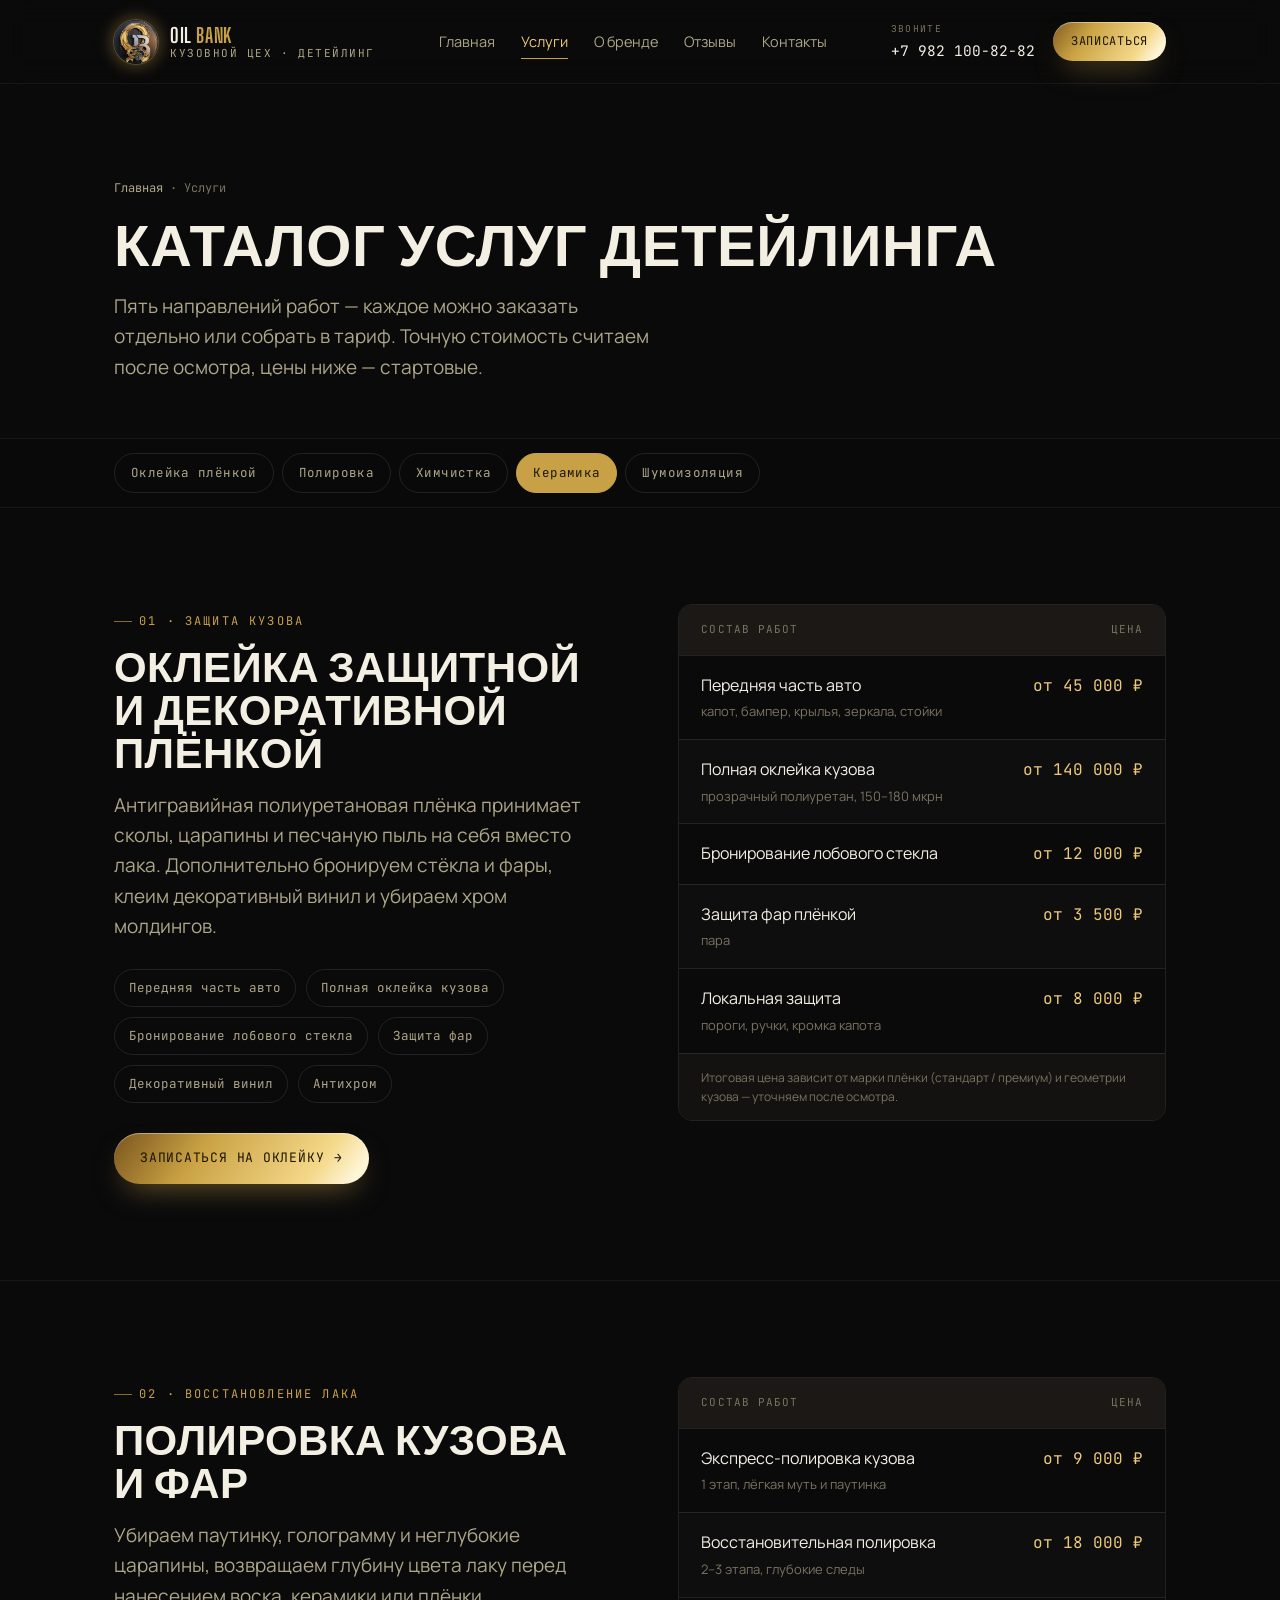
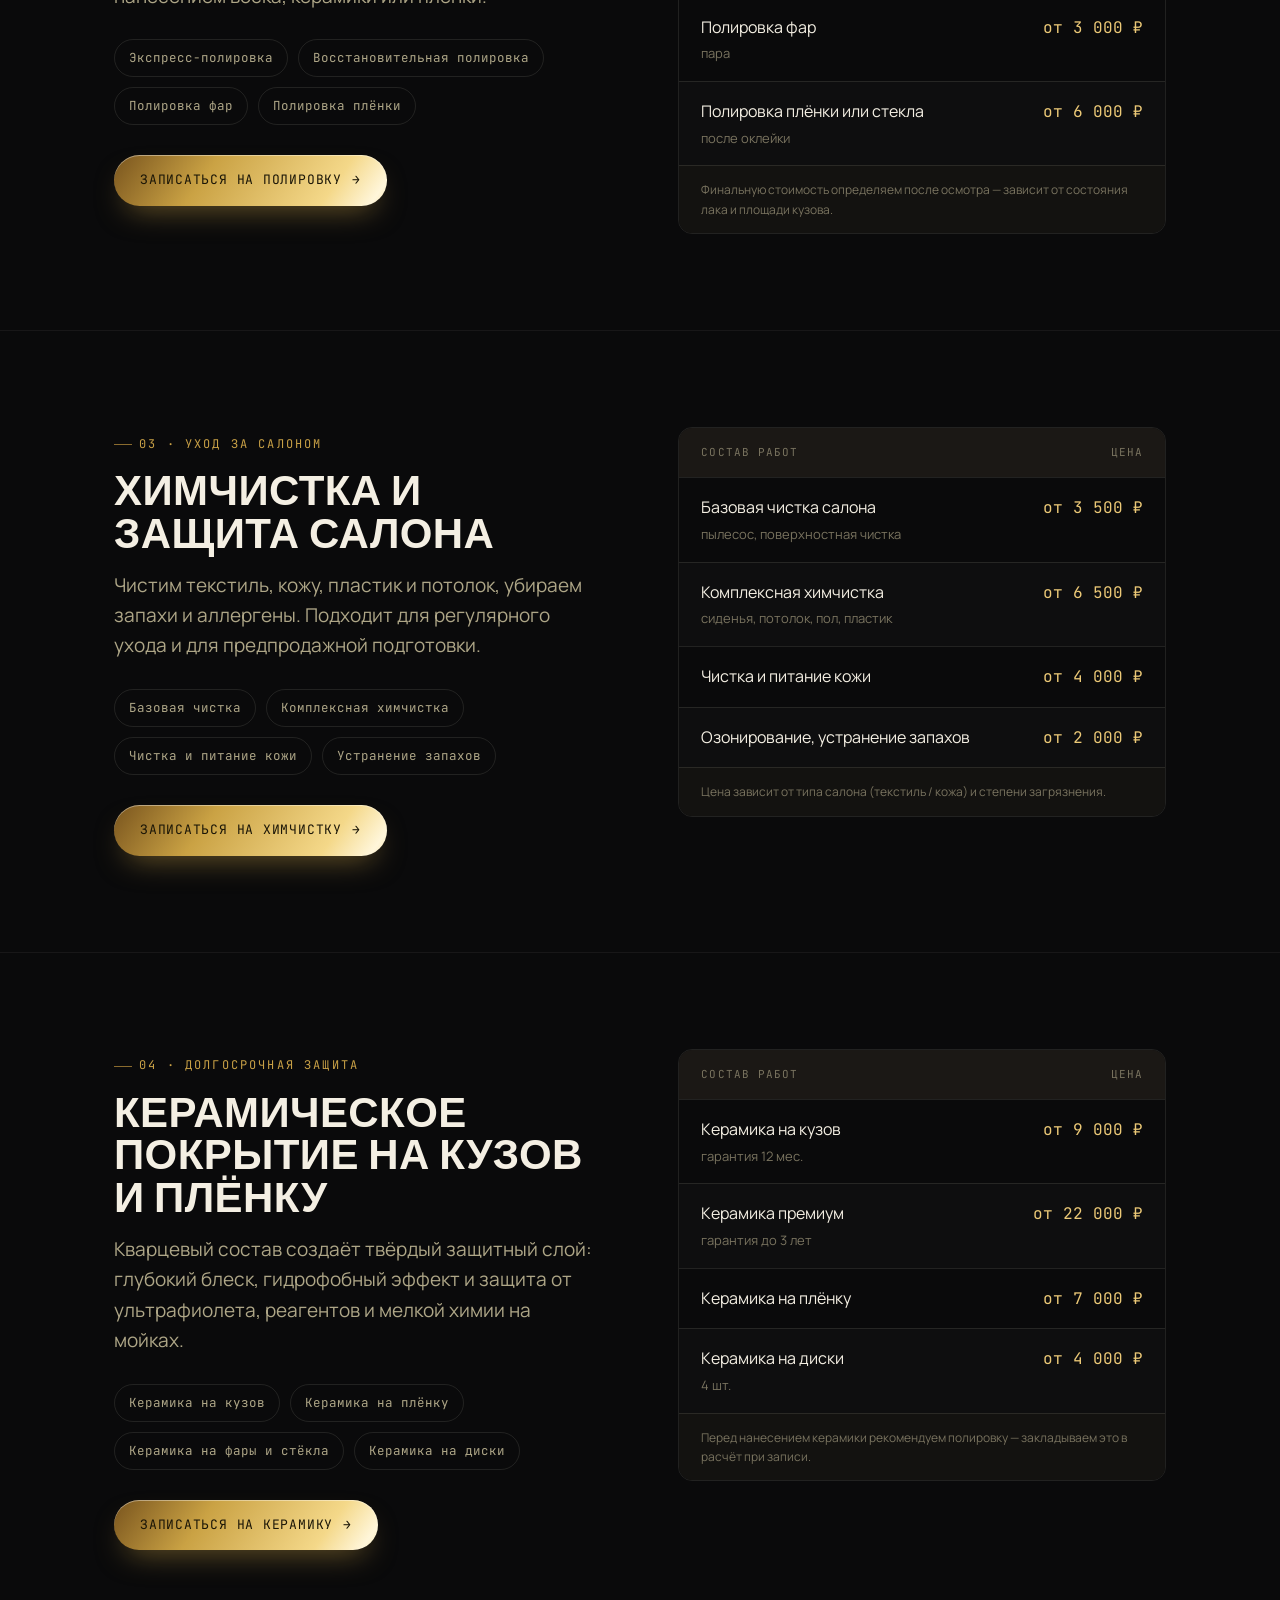
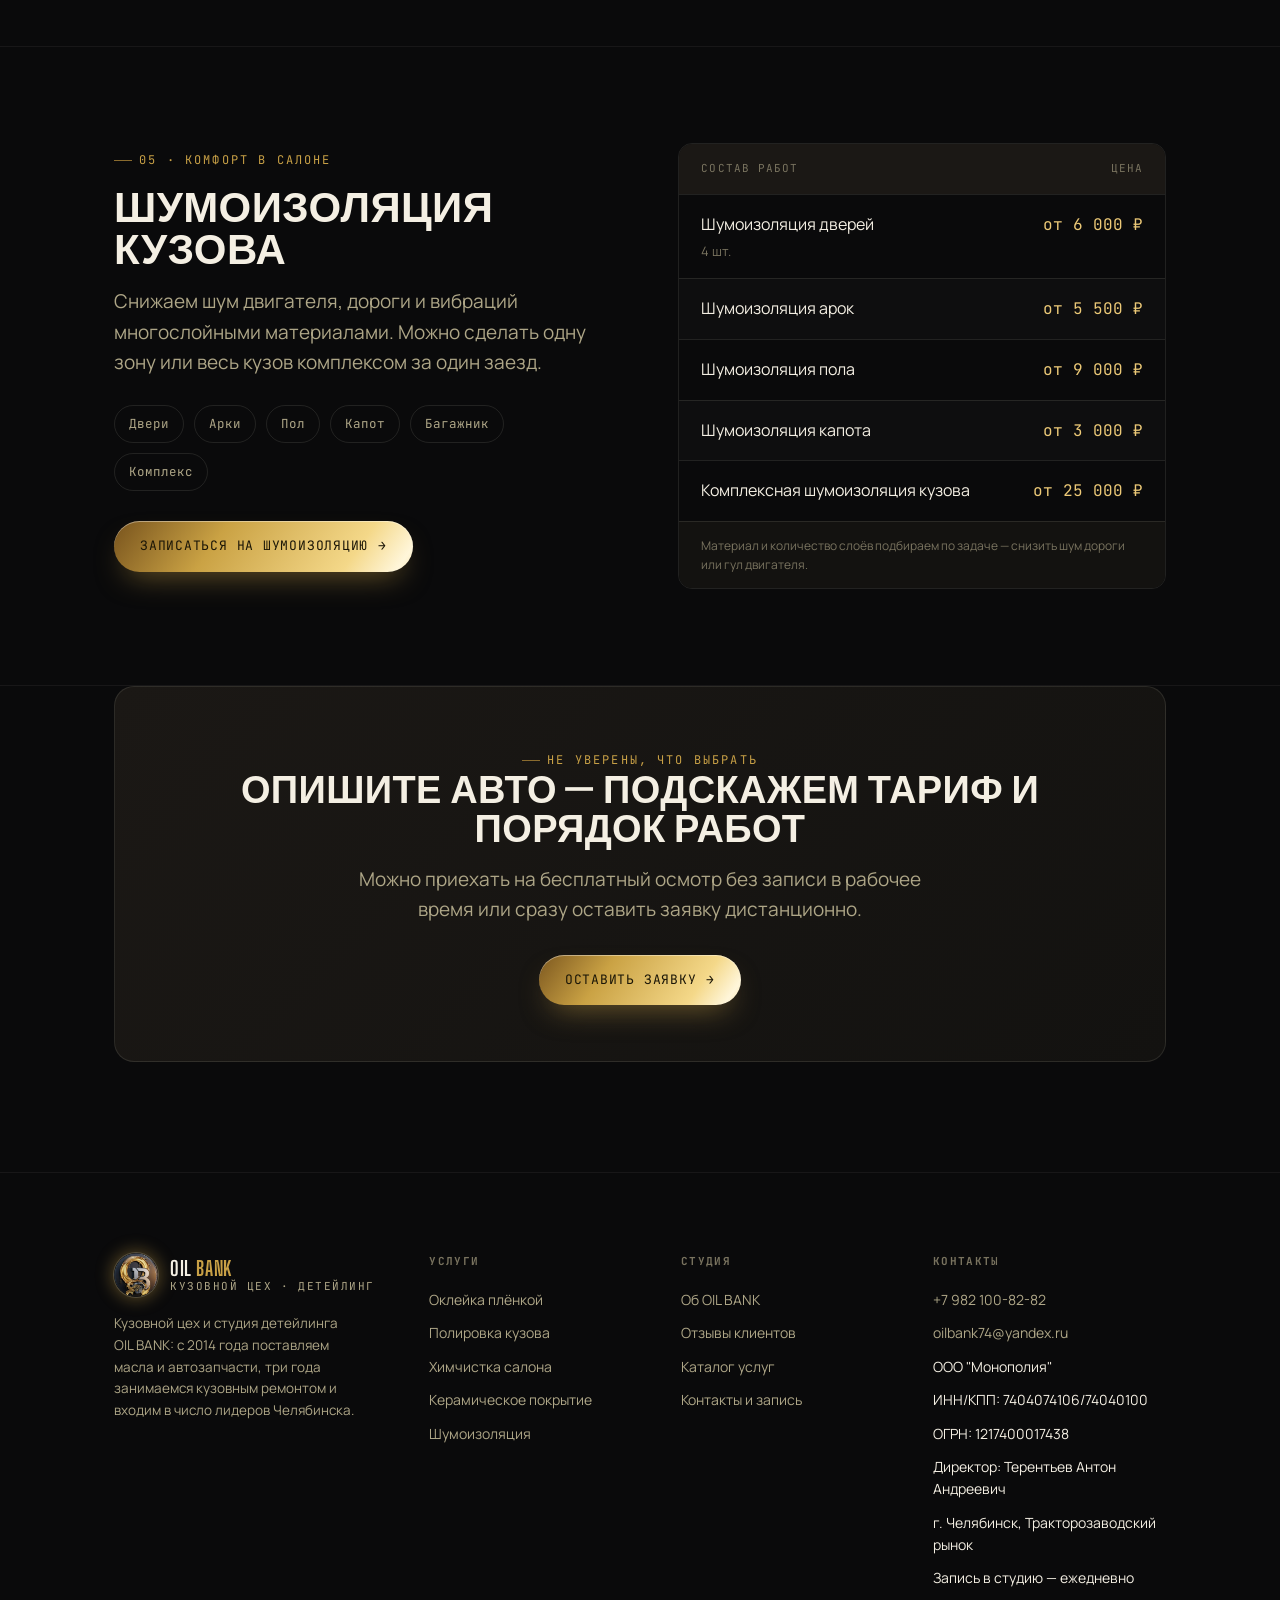
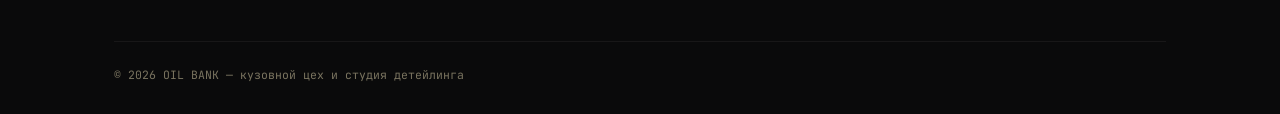
<file: services.html>
<!doctype html>
<html lang="ru">
<head>
<meta charset="UTF-8">
<meta name="viewport" content="width=device-width, initial-scale=1">
<title>Услуги детейлинга — оклейка, полировка, керамика, химчистка, шумоизоляция | OIL BANK</title>
<meta name="description" content="Каталог услуг кузовного цеха и студии детейлинга OIL BANK в Челябинске: оклейка защитной плёнкой, полировка кузова, химчистка салона, керамическое покрытие, шумоизоляция. Цены и состав работ.">
<link rel="icon" type="image/png" href="images/logo-badge.png">
<link rel="preconnect" href="https://fonts.googleapis.com">
<link rel="preconnect" href="https://fonts.gstatic.com" crossorigin>
<link href="https://fonts.googleapis.com/css2?family=Big+Shoulders+Display:wght@600;700;800&family=JetBrains+Mono:wght@400;500&family=Manrope:wght@400;500;600;700&display=swap" rel="stylesheet">
<link rel="stylesheet" href="css/style.css">
</head>
<body>
<a class="visually-hidden" href="#main">Перейти к содержимому</a>

<header class="site-header">
  <div class="container nav-row">
    <a class="brand" href="index.html" aria-label="OIL BANK — на главную">
      <img src="images/logo-badge.png" alt="OIL BANK — кузовной цех и студия детейлинга" class="brand-mark-img" width="44" height="44">
      <span class="brand-text">
        <span class="brand-name">OIL <b>BANK</b></span>
        <span class="brand-tag">КУЗОВНОЙ ЦЕХ · ДЕТЕЙЛИНГ</span>
      </span>
    </a>

    <nav class="main-nav" aria-label="Основная навигация">
      <a href="index.html">Главная</a>
      <a href="services.html" class="is-current">Услуги</a>
      <a href="index.html#heritage">О бренде</a>
      <a href="index.html#reviews">Отзывы</a>
      <a href="contacts.html">Контакты</a>
    </nav>

    <div class="head-actions">
      <a class="head-phone" href="tel:+79821008282"><span>Звоните</span>+7 982 100-82-82</a>
      <a class="btn btn-primary btn-small" href="contacts.html#connect">Записаться</a>
      <button class="nav-toggle" aria-label="Открыть меню" aria-expanded="false">
        <span></span>
      </button>
    </div>
  </div>
</header>

<main id="main">

  <section class="page-hero">
    <div class="container">
      <span class="crumb"><a href="index.html">Главная</a> · Услуги</span>
      <h1>Каталог услуг детейлинга</h1>
      <p class="lede">Пять направлений работ — каждое можно заказать отдельно или собрать в тариф. Точную стоимость считаем после осмотра, цены ниже — стартовые.</p>
    </div>
  </section>

  <div class="subnav-wrap">
    <div class="container">
      <nav class="subnav" aria-label="Разделы каталога">
        <a href="#wrap">Оклейка плёнкой</a>
        <a href="#polish">Полировка</a>
        <a href="#dryclean">Химчистка</a>
        <a href="#ceramic">Керамика</a>
        <a href="#sound">Шумоизоляция</a>
      </nav>
    </div>
  </div>

  <!-- ===================== WRAP ===================== -->
  <section class="svc-detail" id="wrap">
    <div class="container svc-detail-grid">
      <div>
        <span class="eyebrow">01 · Защита кузова</span>
        <h2>Оклейка защитной и декоративной плёнкой</h2>
        <p class="lede">Антигравийная полиуретановая плёнка принимает сколы, царапины и песчаную пыль на себя вместо лака. Дополнительно бронируем стёкла и фары, клеим декоративный винил и убираем хром молдингов.</p>
        <div class="svc-variants">
          <span>Передняя часть авто</span>
          <span>Полная оклейка кузова</span>
          <span>Бронирование лобового стекла</span>
          <span>Защита фар</span>
          <span>Декоративный винил</span>
          <span>Антихром</span>
        </div>
        <a class="btn btn-primary btn-arrow" href="contacts.html#connect">Записаться на оклейку</a>
      </div>

      <div class="price-table">
        <div class="price-table-head"><span>Состав работ</span><span>Цена</span></div>
        <div class="price-row">
          <div class="item">Передняя часть авто<small>капот, бампер, крылья, зеркала, стойки</small></div>
          <div class="price">от 45 000 ₽</div>
        </div>
        <div class="price-row">
          <div class="item">Полная оклейка кузова<small>прозрачный полиуретан, 150–180 мкрн</small></div>
          <div class="price">от 140 000 ₽</div>
        </div>
        <div class="price-row">
          <div class="item">Бронирование лобового стекла</div>
          <div class="price">от 12 000 ₽</div>
        </div>
        <div class="price-row">
          <div class="item">Защита фар плёнкой<small>пара</small></div>
          <div class="price">от 3 500 ₽</div>
        </div>
        <div class="price-row">
          <div class="item">Локальная защита<small>пороги, ручки, кромка капота</small></div>
          <div class="price">от 8 000 ₽</div>
        </div>
        <div class="price-note">Итоговая цена зависит от марки плёнки (стандарт / премиум) и геометрии кузова — уточняем после осмотра.</div>
      </div>
    </div>
  </section>

  <!-- ===================== POLISH ===================== -->
  <section class="svc-detail" id="polish">
    <div class="container svc-detail-grid">
      <div>
        <span class="eyebrow">02 · Восстановление лака</span>
        <h2>Полировка кузова и фар</h2>
        <p class="lede">Убираем паутинку, голограмму и неглубокие царапины, возвращаем глубину цвета лаку перед нанесением воска, керамики или плёнки.</p>
        <div class="svc-variants">
          <span>Экспресс-полировка</span>
          <span>Восстановительная полировка</span>
          <span>Полировка фар</span>
          <span>Полировка плёнки</span>
        </div>
        <a class="btn btn-primary btn-arrow" href="contacts.html#connect">Записаться на полировку</a>
      </div>

      <div class="price-table">
        <div class="price-table-head"><span>Состав работ</span><span>Цена</span></div>
        <div class="price-row">
          <div class="item">Экспресс-полировка кузова<small>1 этап, лёгкая муть и паутинка</small></div>
          <div class="price">от 9 000 ₽</div>
        </div>
        <div class="price-row">
          <div class="item">Восстановительная полировка<small>2–3 этапа, глубокие следы</small></div>
          <div class="price">от 18 000 ₽</div>
        </div>
        <div class="price-row">
          <div class="item">Полировка фар<small>пара</small></div>
          <div class="price">от 3 000 ₽</div>
        </div>
        <div class="price-row">
          <div class="item">Полировка плёнки или стекла<small>после оклейки</small></div>
          <div class="price">от 6 000 ₽</div>
        </div>
        <div class="price-note">Финальную стоимость определяем после осмотра — зависит от состояния лака и площади кузова.</div>
      </div>
    </div>
  </section>

  <!-- ===================== DRY CLEAN ===================== -->
  <section class="svc-detail" id="dryclean">
    <div class="container svc-detail-grid">
      <div>
        <span class="eyebrow">03 · Уход за салоном</span>
        <h2>Химчистка и защита салона</h2>
        <p class="lede">Чистим текстиль, кожу, пластик и потолок, убираем запахи и аллергены. Подходит для регулярного ухода и для предпродажной подготовки.</p>
        <div class="svc-variants">
          <span>Базовая чистка</span>
          <span>Комплексная химчистка</span>
          <span>Чистка и питание кожи</span>
          <span>Устранение запахов</span>
        </div>
        <a class="btn btn-primary btn-arrow" href="contacts.html#connect">Записаться на химчистку</a>
      </div>

      <div class="price-table">
        <div class="price-table-head"><span>Состав работ</span><span>Цена</span></div>
        <div class="price-row">
          <div class="item">Базовая чистка салона<small>пылесос, поверхностная чистка</small></div>
          <div class="price">от 3 500 ₽</div>
        </div>
        <div class="price-row">
          <div class="item">Комплексная химчистка<small>сиденья, потолок, пол, пластик</small></div>
          <div class="price">от 6 500 ₽</div>
        </div>
        <div class="price-row">
          <div class="item">Чистка и питание кожи</div>
          <div class="price">от 4 000 ₽</div>
        </div>
        <div class="price-row">
          <div class="item">Озонирование, устранение запахов</div>
          <div class="price">от 2 000 ₽</div>
        </div>
        <div class="price-note">Цена зависит от типа салона (текстиль / кожа) и степени загрязнения.</div>
      </div>
    </div>
  </section>

  <!-- ===================== CERAMIC ===================== -->
  <section class="svc-detail" id="ceramic">
    <div class="container svc-detail-grid">
      <div>
        <span class="eyebrow">04 · Долгосрочная защита</span>
        <h2>Керамическое покрытие на кузов и плёнку</h2>
        <p class="lede">Кварцевый состав создаёт твёрдый защитный слой: глубокий блеск, гидрофобный эффект и защита от ультрафиолета, реагентов и мелкой химии на мойках.</p>
        <div class="svc-variants">
          <span>Керамика на кузов</span>
          <span>Керамика на плёнку</span>
          <span>Керамика на фары и стёкла</span>
          <span>Керамика на диски</span>
        </div>
        <a class="btn btn-primary btn-arrow" href="contacts.html#connect">Записаться на керамику</a>
      </div>

      <div class="price-table">
        <div class="price-table-head"><span>Состав работ</span><span>Цена</span></div>
        <div class="price-row">
          <div class="item">Керамика на кузов<small>гарантия 12 мес.</small></div>
          <div class="price">от 9 000 ₽</div>
        </div>
        <div class="price-row">
          <div class="item">Керамика премиум<small>гарантия до 3 лет</small></div>
          <div class="price">от 22 000 ₽</div>
        </div>
        <div class="price-row">
          <div class="item">Керамика на плёнку</div>
          <div class="price">от 7 000 ₽</div>
        </div>
        <div class="price-row">
          <div class="item">Керамика на диски<small>4 шт.</small></div>
          <div class="price">от 4 000 ₽</div>
        </div>
        <div class="price-note">Перед нанесением керамики рекомендуем полировку — закладываем это в расчёт при записи.</div>
      </div>
    </div>
  </section>

  <!-- ===================== SOUNDPROOFING ===================== -->
  <section class="svc-detail" id="sound">
    <div class="container svc-detail-grid">
      <div>
        <span class="eyebrow">05 · Комфорт в салоне</span>
        <h2>Шумоизоляция кузова</h2>
        <p class="lede">Снижаем шум двигателя, дороги и вибраций многослойными материалами. Можно сделать одну зону или весь кузов комплексом за один заезд.</p>
        <div class="svc-variants">
          <span>Двери</span>
          <span>Арки</span>
          <span>Пол</span>
          <span>Капот</span>
          <span>Багажник</span>
          <span>Комплекс</span>
        </div>
        <a class="btn btn-primary btn-arrow" href="contacts.html#connect">Записаться на шумоизоляцию</a>
      </div>

      <div class="price-table">
        <div class="price-table-head"><span>Состав работ</span><span>Цена</span></div>
        <div class="price-row">
          <div class="item">Шумоизоляция дверей<small>4 шт.</small></div>
          <div class="price">от 6 000 ₽</div>
        </div>
        <div class="price-row">
          <div class="item">Шумоизоляция арок</div>
          <div class="price">от 5 500 ₽</div>
        </div>
        <div class="price-row">
          <div class="item">Шумоизоляция пола</div>
          <div class="price">от 9 000 ₽</div>
        </div>
        <div class="price-row">
          <div class="item">Шумоизоляция капота</div>
          <div class="price">от 3 000 ₽</div>
        </div>
        <div class="price-row">
          <div class="item">Комплексная шумоизоляция кузова</div>
          <div class="price">от 25 000 ₽</div>
        </div>
        <div class="price-note">Материал и количество слоёв подбираем по задаче — снизить шум дороги или гул двигателя.</div>
      </div>
    </div>
  </section>

  <!-- ===================== CLOSING CTA ===================== -->
  <section class="end-cta">
    <div class="container">
      <div class="panel">
        <span class="eyebrow">Не уверены, что выбрать</span>
        <h2>Опишите авто — подскажем тариф и порядок работ</h2>
        <p class="lede">Можно приехать на бесплатный осмотр без записи в рабочее время или сразу оставить заявку дистанционно.</p>
        <div class="btns">
          <a class="btn btn-primary btn-arrow" href="contacts.html#connect">Оставить заявку</a>
        </div>
      </div>
    </div>
  </section>

</main>

<footer class="site-footer">
  <div class="container">
    <div class="footer-grid">
      <div class="footer-brand">
        <a class="brand" href="index.html" aria-label="OIL BANK — на главную">
          <img src="images/logo-badge.png" alt="OIL BANK — кузовной цех и студия детейлинга" class="brand-mark-img" width="44" height="44">
          <span class="brand-text">
            <span class="brand-name">OIL <b>BANK</b></span>
            <span class="brand-tag">КУЗОВНОЙ ЦЕХ · ДЕТЕЙЛИНГ</span>
          </span>
        </a>
        <p>Кузовной цех и студия детейлинга OIL BANK: с 2014 года поставляем масла и автозапчасти, три года занимаемся кузовным ремонтом и входим в число лидеров Челябинска.</p>
      </div>

      <div class="footer-col">
        <h4>Услуги</h4>
        <ul>
          <li><a href="services.html#wrap">Оклейка плёнкой</a></li>
          <li><a href="services.html#polish">Полировка кузова</a></li>
          <li><a href="services.html#dryclean">Химчистка салона</a></li>
          <li><a href="services.html#ceramic">Керамическое покрытие</a></li>
          <li><a href="services.html#sound">Шумоизоляция</a></li>
        </ul>
      </div>

      <div class="footer-col">
        <h4>Студия</h4>
        <ul>
          <li><a href="index.html#heritage">Об OIL BANK</a></li>
          <li><a href="index.html#reviews">Отзывы клиентов</a></li>
          <li><a href="services.html">Каталог услуг</a></li>
          <li><a href="contacts.html">Контакты и запись</a></li>
        </ul>
      </div>

      <div class="footer-col">
        <h4>Контакты</h4>
        <ul>
          <li class="accent"><a href="tel:+79821008282">+7 982 100-82-82</a></li>
          <li><a href="mailto:oilbank74@yandex.ru">oilbank74@yandex.ru</a></li>
          <li >ООО "Монополия"</li>
          <li>ИНН/КПП: 7404074106/74040100</li>
          <li>ОГРН: 1217400017438</li>
          <li>Директор: Терентьев Антон Андреевич</li>
          <li>г. Челябинск, Тракторозаводский рынок</li>
          <li>Запись в студию — ежедневно</li>
        </ul>
      </div>
    </div>

    <div class="foot-bottom">
      <span>© <span data-year>2026</span> OIL BANK — кузовной цех и студия детейлинга</span>
    </div>
  </div>
</footer>

<script src="js/main.js"></script>
</body>
</html>
</file>
<file: css/style.css>
:root{
  /* color */
  --bg:        #0a0a0b;
  --bg-1:      #131210;
  --bg-2:      #1b1815;
  --bg-2-soft: #211d18;
  --ink:       #f4efe3;
  --ink-dim:   #aea687;
  --ink-faint: #79735f;
  --line:      rgba(244,239,227,0.10);
  --line-soft: rgba(244,239,227,0.06);
  --gold:      #c8a046;
  --gold-dim:  #8a6b2e;
  --gold-bright:#ecc977;
  --gold-ink:  #1b1607; /* text on gold */
  --ok:        #7f9a73;

  /* liquid-gold sheen — echoes the oil swirl in the real signage */
  --gold-liquid: linear-gradient(125deg, #6b4717 0%, #caa244 20%, #f4d889 42%, #fff6da 50%, #f0cf72 58%, #caa244 75%, #7a541d 100%);
  /* brushed steel — echoes the metal letter in the real signage */
  --metal-brushed: linear-gradient(100deg, #5d6063 0%, #a9adb1 26%, #eef0f1 46%, #c7cbce 58%, #84878a 78%, #5d6063 100%);

  /* type */
  --f-display: "Big Shoulders Display", "Arial Narrow", sans-serif;
  --f-body: "Manrope", -apple-system, "Segoe UI", sans-serif;
  --f-mono: "JetBrains Mono", ui-monospace, "SFMono-Regular", Menlo, monospace;

  /* layout */
  --container: 1180px;
  --gutter: clamp(20px, 5vw, 64px);
  --radius: 14px;
  --radius-sm: 8px;
  --header-h: 84px;

  /* motion */
  --ease: cubic-bezier(.2,.7,.2,1);
}

/* ---------- reset ---------- */
*,*::before,*::after{box-sizing:border-box;}
html{scroll-behavior:smooth;}
body,h1,h2,h3,h4,p,figure,ul,ol{margin:0;}
ul,ol{padding:0;list-style:none;}
img,svg{display:block;max-width:100%;}
a{color:inherit;text-decoration:none;}
button{font:inherit;color:inherit;background:none;border:0;cursor:pointer;}
input,textarea,select{font:inherit;color:inherit;}

@media (prefers-reduced-motion: reduce){
  *{animation-duration:.001ms !important;animation-iteration-count:1 !important;transition-duration:.001ms !important;scroll-behavior:auto !important;}
}

html,body{background:var(--bg);color:var(--ink);}
body{
  font-family:var(--f-body);
  font-size:16px;
  line-height:1.6;
  -webkit-font-smoothing:antialiased;
  overflow-x:hidden;
}

/* faint grain / vignette so the black never looks flat */
body::before{
  content:"";
  position:fixed;inset:0;
  pointer-events:none;
  z-index:0;
  background:
    radial-gradient(ellipse 900px 600px at 85% -10%, rgba(200,160,70,.10), transparent 60%),
    radial-gradient(ellipse 700px 500px at -10% 110%, rgba(200,160,70,.06), transparent 60%);
}

main,header,footer{position:relative;z-index:1;}

:focus-visible{outline:2px solid var(--gold-bright);outline-offset:3px;border-radius:4px;}

.container{
  max-width:var(--container);
  margin-inline:auto;
  padding-inline:var(--gutter);
}

.visually-hidden{
  position:absolute !important;width:1px;height:1px;overflow:hidden;
  clip:rect(0 0 0 0);white-space:nowrap;
}

/* ---------- type helpers ---------- */
.eyebrow{
  font-family:var(--f-mono);
  font-size:12px;
  letter-spacing:.18em;
  text-transform:uppercase;
  color:var(--gold);
  display:inline-flex;
  align-items:center;
  gap:.6em;
}
.eyebrow::before{
  content:"";
  width:18px;height:1px;
  background:var(--gold-dim);
  display:inline-block;
}

h1,h2,h3,.h-display{
  font-family:var(--f-display);
  font-weight:700;
  text-transform:uppercase;
  letter-spacing:.01em;
  line-height:1.02;
  color:var(--ink);
}

h1{font-size:clamp(40px, 6.2vw, 76px);}
h2{font-size:clamp(30px, 4vw, 48px);}
h3{font-size:clamp(20px, 2.4vw, 26px);}

.lede{
  font-size:clamp(16px, 1.6vw, 19px);
  color:var(--ink-dim);
  max-width:46ch;
}

.section-head{
  display:flex;
  flex-wrap:wrap;
  align-items:flex-end;
  justify-content:space-between;
  gap:24px;
  margin-bottom:44px;
}
.section-head h2{margin-top:14px;}
.section-head .lede{margin-top:14px;max-width:34ch;}

.gold{color:var(--gold);}
.mono{font-family:var(--f-mono);}

/* ---------- buttons ---------- */
.btn{
  display:inline-flex;
  align-items:center;
  gap:10px;
  padding:15px 26px;
  border-radius:999px;
  font-family:var(--f-mono);
  font-size:13px;
  letter-spacing:.06em;
  text-transform:uppercase;
  white-space:nowrap;
  transition:transform .25s var(--ease), box-shadow .25s var(--ease), background .25s var(--ease), border-color .25s var(--ease);
}
.btn-primary{
  background:var(--gold-liquid);
  background-size:200% 200%;
  background-position:0% 50%;
  color:var(--gold-ink);
  box-shadow:0 1px 0 rgba(255,255,255,.4) inset, 0 14px 30px -12px rgba(200,160,70,.55);
  transition:transform .25s var(--ease), box-shadow .25s var(--ease), background-position .4s var(--ease), border-color .25s var(--ease);
}
.btn-primary:hover{transform:translateY(-2px);box-shadow:0 1px 0 rgba(255,255,255,.5) inset, 0 18px 34px -10px rgba(200,160,70,.7);background-position:100% 50%;}
.btn-ghost{
  border:1px solid var(--line);
  color:var(--ink);
  background:rgba(244,239,227,.02);
}
.btn-ghost:hover{border-color:var(--gold-dim);color:var(--gold-bright);}
.btn-small{padding:10px 18px;font-size:12px;}
.btn-block{width:100%;justify-content:center;}
.btn-arrow::after{content:"→";transition:transform .2s var(--ease);}
.btn-arrow:hover::after{transform:translateX(3px);}

.link-arrow{
  font-family:var(--f-mono);
  font-size:13px;
  letter-spacing:.04em;
  color:var(--ink-dim);
  display:inline-flex;
  gap:8px;
  align-items:center;
  border-bottom:1px solid transparent;
  padding-bottom:2px;
  transition:color .2s, border-color .2s;
}
.link-arrow:hover{color:var(--gold-bright);border-color:var(--gold-dim);}

/* =================================================================
   HEADER
================================================================= */
.site-header{
  position:sticky;top:0;z-index:50;
  height:var(--header-h);
  display:flex;align-items:center;
  background:rgba(10,10,11,.7);
  backdrop-filter:blur(14px);
  border-bottom:1px solid var(--line-soft);
  transition:background .3s, border-color .3s;
}
.site-header.is-scrolled{background:rgba(10,10,11,.92);border-color:var(--line);}

.nav-row{
  width:100%;
  display:flex;
  align-items:center;
  justify-content:space-between;
  gap:24px;
}

.brand{display:flex;align-items:center;gap:12px;flex-shrink:0;}
.brand-mark-img{
  width:44px;height:44px;border-radius:50%;flex-shrink:0;
  object-fit:cover;
  box-shadow:0 0 0 1px rgba(244,239,227,.18), 0 0 16px 3px rgba(200,160,70,.38);
  background:#0d0c0a;
}
.brand-text{display:flex;flex-direction:column;line-height:1;}
.brand-name{
  font-family:var(--f-display);
  font-size:20px;
  font-weight:700;
  letter-spacing:.03em;
  color:var(--ink);
}
.brand-name b{color:var(--gold);font-weight:700;}
.brand-tag{
  font-family:var(--f-mono);
  font-size:11px;
  letter-spacing:.14em;
  margin-top:3px;
  color:var(--ink-dim);
}

.main-nav{display:flex;align-items:center;gap:26px;}
.main-nav a{
  font-size:14.5px;
  color:var(--ink-dim);
  position:relative;
  padding:6px 0;
  transition:color .2s;
}
.main-nav a:hover{color:var(--ink);}
.main-nav a.is-current{color:var(--gold-bright);}
.main-nav a.is-current::after{
  content:"";position:absolute;left:0;right:0;bottom:0;height:1px;background:var(--gold);
}

.head-actions{display:flex;align-items:center;gap:18px;flex-shrink:0;}
.head-phone{
  font-family:var(--f-mono);
  font-size:14.5px;
  color:var(--ink);
  white-space:nowrap;
}
.head-phone span{display:block;font-size:9.5px;color:var(--ink-faint);letter-spacing:.14em;text-transform:uppercase;margin-bottom:2px;}

.nav-toggle{
  display:none;
  width:38px;height:38px;
  border:1px solid var(--line);
  border-radius:8px;
  align-items:center;justify-content:center;
  flex-shrink:0;
}
.nav-toggle span,.nav-toggle span::before,.nav-toggle span::after{
  content:"";display:block;width:16px;height:1.4px;background:var(--ink);position:relative;transition:transform .25s, opacity .25s;
}
.nav-toggle span::before{position:absolute;top:-5px;}
.nav-toggle span::after{position:absolute;top:5px;}
.nav-toggle[aria-expanded="true"] span{background:transparent;}
.nav-toggle[aria-expanded="true"] span::before{transform:rotate(45deg);top:0;}
.nav-toggle[aria-expanded="true"] span::after{transform:rotate(-45deg);top:0;}

/* ---------- ticker ---------- */
.ticker{
  border-bottom:1px solid var(--line-soft);
  background:var(--bg-1);
  overflow:hidden;
  white-space:nowrap;
}
.ticker-track{
  display:inline-flex;
  width:max-content;
  animation:ticker 38s linear infinite;
}
@keyframes ticker{from{transform:translateX(0);}to{transform:translateX(-50%);}}
.ticker-item{
  font-family:var(--f-mono);
  font-size:12.5px;
  letter-spacing:.04em;
  color:var(--ink-dim);
  padding:11px 28px;
  display:inline-flex;
  gap:10px;
  align-items:center;
  border-right:1px solid var(--line-soft);
}
.ticker-item b{color:var(--gold);font-weight:500;}
.ticker:hover .ticker-track{animation-play-state:paused;}

/* =================================================================
   HERO
================================================================= */
.hero{
  padding:clamp(64px,9vw,120px) 0 clamp(56px,7vw,90px);
  border-bottom:1px solid var(--line-soft);
  position:relative;
}
.hero-grid{
  display:grid;
  grid-template-columns:1.35fr 1fr;
  gap:clamp(36px,6vw,80px);
  align-items:start;
}
.hero h1{margin-top:18px;}
.hero h1 em{
  font-style:normal;
  color:var(--gold);
}
.hero h1 .h1-brand{font-size:1.18em;}
.hero .lede{margin-top:22px;font-size:clamp(16px,1.5vw,18.5px);}
.hero-ctas{display:flex;gap:16px;margin-top:34px;flex-wrap:wrap;}

.statement{
  background:linear-gradient(165deg, var(--bg-2), var(--bg-1));
  border:1px solid var(--line);
  border-radius:var(--radius);
  padding:26px 26px 22px;
  margin-top:6px;
}
.statement-head{
  display:flex;justify-content:space-between;align-items:baseline;
  border-bottom:1px solid var(--line);
  padding-bottom:14px;margin-bottom:6px;
}
.statement-head .eyebrow{font-size:12px;}
.statement-head time{font-family:var(--f-mono);font-size:12.5px;color:var(--ink-faint);}
.statement-row{
  display:flex;align-items:baseline;gap:8px;
  padding:13px 0;
  border-bottom:1px dashed var(--line);
}
.statement-row:last-child{border-bottom:0;}
.statement-row .label{font-size:15px;color:var(--ink-dim);white-space:nowrap;}
.statement-row .fill{flex:1;border-bottom:1px dotted var(--line);transform:translateY(-4px);}
.statement-row .value{font-family:var(--f-mono);font-size:16.5px;font-weight:500;color:var(--gold-bright);white-space:nowrap;}

/* =================================================================
   HERITAGE BAND
================================================================= */
.heritage{
  padding:clamp(56px,8vw,96px) 0;
  border-bottom:1px solid var(--line-soft);
}
.heritage-grid{
  display:grid;grid-template-columns:.9fr 1.1fr;gap:clamp(32px,6vw,72px);align-items:center;
}
.heritage h2{margin-top:14px;font-size:clamp(28px,3.6vw,40px);}
.heritage-figure{
  font-family:var(--f-mono);
  font-size:clamp(64px,9vw,108px);
  color:var(--gold);
  line-height:1;
  letter-spacing:-.02em;
}
.heritage-figure span{display:block;font-family:var(--f-body);font-size:13px;letter-spacing:.1em;text-transform:uppercase;color:var(--ink-faint);margin-top:10px;}
.heritage-photo{
  margin-top:24px;
  border-radius:var(--radius);
  overflow:hidden;
  border:1px solid var(--line);
  box-shadow:0 20px 40px -24px rgba(0,0,0,.6);
}
.heritage-photo img{width:100%;object-fit:cover;display:block;}
.heritage-photo span{
  display:block;padding:12px 14px;
  font-family:var(--f-mono);font-size:11px;letter-spacing:.04em;
  color:var(--ink-faint);text-transform:none;
  background:var(--bg-1);border-top:1px solid var(--line);
}
.heritage-text p{margin-top:18px;color:var(--ink-dim);max-width:54ch;}
.heritage-stats{display:flex;gap:36px;margin-top:30px;flex-wrap:wrap;}
.heritage-stats div b{display:block;font-family:var(--f-mono);font-size:22px;color:var(--gold-bright);}
.heritage-stats div span{font-size:12px;color:var(--ink-faint);}

/* =================================================================
   SERVICES GRID (home teaser + services page)
================================================================= */
.services-section{padding:clamp(64px,9vw,110px) 0;border-bottom:1px solid var(--line-soft);}
.svc-grid{
  display:grid;
  grid-template-columns:repeat(3,1fr);
  gap:1px;
  background:var(--line);
  border:1px solid var(--line);
  border-radius:var(--radius);
  overflow:hidden;
}
.svc-card{
  background:var(--bg-1);
  padding:32px 28px;
  display:flex;flex-direction:column;
  min-height:280px;
  transition:background .25s var(--ease);
}
.svc-card:hover{background:var(--bg-2);}
.svc-icon{width:40px;height:40px;color:var(--gold);margin-bottom:18px;}
.svc-card h3{font-size:21px;}
.svc-card p{color:var(--ink-dim);font-size:14.5px;margin-top:10px;flex:1;}
.svc-foot{
  display:flex;align-items:center;justify-content:space-between;
  margin-top:20px;padding-top:16px;border-top:1px solid var(--line);
}
.svc-price{font-family:var(--f-mono);font-size:13px;color:var(--ink-dim);}
.svc-price b{color:var(--gold-bright);font-weight:500;}

/* =================================================================
   TRUST GRID
================================================================= */
.trust-section{padding:clamp(56px,8vw,96px) 0;border-bottom:1px solid var(--line-soft);}
.trust-grid{
  display:grid;
  grid-template-columns:repeat(4,1fr);
  gap:1px;
  background:var(--line);
  border:1px solid var(--line);
  border-radius:var(--radius);
  overflow:hidden;
}
.trust-item{
  background:var(--bg-1);
  padding:32px 28px;
  display:flex;flex-direction:column;
  transition:background .25s var(--ease);
}
.trust-item:hover{background:var(--bg-2);}
.trust-item .svc-icon{width:30px;height:30px;margin-bottom:16px;}
.trust-item h3{font-size:16px;text-transform:none;letter-spacing:0;font-family:var(--f-body);font-weight:700;}
.trust-item p{margin-top:10px;font-size:15.5px;color:var(--ink-dim);}

/* =================================================================
   PROCESS
================================================================= */
.process-section{padding:clamp(76px,11vw,130px) 0;border-bottom:1px solid var(--line-soft);}
.process-section h2{font-size:clamp(36px,4.8vw,58px);}
.process-grid{display:grid;grid-template-columns:repeat(4,1fr);gap:40px;}
.process-step{position:relative;padding-top:36px;}
.process-step::before{
  content:"";position:absolute;top:0;left:0;width:100%;height:1px;background:var(--line);
}
.process-step::after{
  content:"";position:absolute;top:-1px;left:0;width:34px;height:2px;background:var(--gold);
}
.process-num{font-family:var(--f-mono);color:var(--gold);font-size:15.5px;letter-spacing:.05em;}
.process-step h3{font-size:23px;margin-top:14px;text-transform:none;letter-spacing:0;font-family:var(--f-body);font-weight:700;}
.process-step p{margin-top:10px;font-size:16px;color:var(--ink-dim);}

/* =================================================================
   TARIFFS — bank-card signature
================================================================= */
.tariff-section{padding:clamp(64px,9vw,110px) 0;border-bottom:1px solid var(--line-soft);}
.tariff-grid{display:grid;grid-template-columns:repeat(3,1fr);gap:26px;}
.tariff{display:flex;flex-direction:column;}
.tariff-card{
  border-radius:16px;
  padding:24px 24px 22px;
  position:relative;
  background:linear-gradient(150deg, #221e18 0%, #15130f 60%, #0d0c0a 100%);
  border:1px solid var(--line);
  box-shadow:0 24px 40px -28px rgba(0,0,0,.7);
  overflow:hidden;
  isolation:isolate;
}
.tariff-card::before{
  content:"";position:absolute;inset:0;z-index:-1;
  background:radial-gradient(420px 200px at 110% -10%, rgba(200,160,70,.20), transparent 60%);
}
.tariff--featured .tariff-card{
  background:linear-gradient(150deg, #3a2f17 0%, #221c10 55%, #14110a 100%);
  border-color:var(--gold-dim);
  box-shadow:0 28px 50px -26px rgba(200,160,70,.35);
}
.tariff-badge{
  position:absolute;top:18px;right:20px;
  font-family:var(--f-mono);font-size:10px;letter-spacing:.1em;text-transform:uppercase;
  color:var(--gold-bright);
  border:1px solid var(--gold-dim);
  border-radius:999px;padding:5px 10px;
}
.chip{width:34px;height:24px;color:var(--gold-bright);opacity:.9;}
.tariff-name{
  font-family:var(--f-mono);font-size:11px;letter-spacing:.18em;text-transform:uppercase;color:var(--ink-faint);
  margin-top:20px;
}
.tariff-title{font-family:var(--f-display);font-size:26px;text-transform:uppercase;color:var(--ink);margin-top:4px;}
.tariff-number{
  font-family:var(--f-mono);font-size:14px;letter-spacing:.12em;color:var(--ink-dim);margin-top:18px;
}
.tariff-bottom{display:flex;justify-content:space-between;align-items:flex-end;margin-top:18px;}
.tariff-price{font-family:var(--f-mono);font-size:20px;color:var(--gold-bright);}
.tariff-price span{display:block;font-size:10px;letter-spacing:.1em;color:var(--ink-faint);text-transform:uppercase;margin-bottom:4px;}
.tariff-valid{font-family:var(--f-mono);font-size:11px;color:var(--ink-faint);text-align:right;}
.tariff-list{margin-top:22px;display:flex;flex-direction:column;gap:11px;flex:1;}
.tariff-list li{display:flex;gap:10px;font-size:14px;color:var(--ink-dim);align-items:flex-start;}
.tariff-list li svg{width:15px;height:15px;color:var(--gold);flex-shrink:0;margin-top:3px;}
.tariff .btn{margin-top:22px;}

/* =================================================================
   CTA BAND + FORM
================================================================= */
.cta-band{padding:clamp(64px,9vw,110px) 0;}
.cta-grid{
  display:grid;grid-template-columns:1fr .9fr;gap:clamp(32px,6vw,72px);
  background:linear-gradient(135deg, var(--bg-2), var(--bg-1));
  border:1px solid var(--line);
  border-radius:20px;
  padding:clamp(32px,5vw,56px);
}
.cta-grid h2{font-size:clamp(26px,3.2vw,36px);}
.cta-grid .lede{margin-top:16px;}
.cta-points{margin-top:26px;display:flex;flex-direction:column;gap:12px;}
.cta-points li{display:flex;gap:10px;font-size:14px;color:var(--ink-dim);}
.cta-points svg{width:16px;height:16px;color:var(--gold);flex-shrink:0;margin-top:2px;}

.form-field{margin-bottom:16px;}
.form-field label{
  display:block;font-family:var(--f-mono);font-size:11px;letter-spacing:.08em;text-transform:uppercase;color:var(--ink-faint);margin-bottom:8px;
}
.form-field input,.form-field textarea,.form-field select{
  width:100%;
  background:rgba(244,239,227,.04);
  border:1px solid var(--line);
  border-radius:var(--radius-sm);
  padding:13px 14px;
  color:var(--ink);
  font-size:14.5px;
  transition:border-color .2s, background .2s;
}
.form-field select{appearance:none;background-image:linear-gradient(45deg, transparent 50%, var(--ink-dim) 50%), linear-gradient(135deg, var(--ink-dim) 50%, transparent 50%);background-position:calc(100% - 18px) center, calc(100% - 13px) center;background-size:5px 5px, 5px 5px;background-repeat:no-repeat;}
.form-field input::placeholder,.form-field textarea::placeholder{color:var(--ink-faint);}
.form-field input:focus,.form-field textarea:focus,.form-field select:focus{border-color:var(--gold-dim);background:rgba(244,239,227,.06);}
.form-row{display:grid;grid-template-columns:1fr 1fr;gap:14px;}
.form-consent{font-size:12px;color:var(--ink-faint);margin-top:4px;line-height:1.5;}
.form-consent a{color:var(--ink-dim);border-bottom:1px dotted var(--ink-faint);}
.form-success{
  display:none;
  border:1px solid var(--ok);
  background:rgba(127,154,115,.08);
  border-radius:var(--radius-sm);
  padding:16px;
  font-size:13.5px;
  color:#cfe0c6;
  margin-top:16px;
}
.form-success.is-visible{display:block;}
form.is-sent .form-fields{display:none;}

/* ---------- simple closing banner (services page) ---------- */
.end-cta{padding:0 0 clamp(64px,9vw,110px);}
.end-cta .panel{
  background:linear-gradient(135deg, var(--bg-2), var(--bg-1));
  border:1px solid var(--line);border-radius:20px;
  padding:clamp(34px,6vw,56px);text-align:center;
}
.end-cta h2{font-size:clamp(26px,3.4vw,38px);}
.end-cta p.lede{margin:16px auto 30px;max-width:48ch;}
.end-cta .btns{display:flex;gap:16px;justify-content:center;flex-wrap:wrap;}

/* =================================================================
   FOOTER
================================================================= */
.site-footer{border-top:1px solid var(--line-soft);padding:clamp(48px,7vw,80px) 0 30px;}
.footer-grid{
  display:grid;grid-template-columns:1.3fr 1fr 1fr 1.1fr;gap:40px;
  padding-bottom:40px;border-bottom:1px solid var(--line-soft);
}
.footer-brand p{margin-top:16px;color:var(--ink-dim);font-size:13.5px;max-width:30ch;}
.footer-col h4{
  font-family:var(--f-mono);font-size:11px;letter-spacing:.12em;text-transform:uppercase;color:var(--ink-faint);margin-bottom:18px;
}
.footer-col li{margin-bottom:11px;font-size:14px;}
.footer-col a{color:var(--ink-dim);transition:color .2s;}
.footer-col a:hover{color:var(--gold-bright);}
.footer-col .accent{color:var(--ink);}
.foot-bottom{
  display:flex;justify-content:space-between;align-items:center;flex-wrap:wrap;gap:14px;
  padding-top:24px;
  font-family:var(--f-mono);font-size:11.5px;color:var(--ink-faint);
}

/* =================================================================
   PAGE HERO (services / contacts)
================================================================= */
.page-hero{padding:clamp(54px,8vw,90px) 0 clamp(40px,5vw,56px);border-bottom:1px solid var(--line-soft);}
.page-hero .crumb{font-family:var(--f-mono);font-size:12px;color:var(--ink-faint);}
.page-hero .crumb a{color:var(--ink-dim);}
.page-hero .crumb a:hover{color:var(--gold-bright);}
.page-hero h1{margin-top:14px;font-size:clamp(34px,5vw,58px);}
.page-hero .lede{margin-top:18px;}

/* ---------- subnav pills (services page) ---------- */
.subnav-wrap{
  position:sticky;top:var(--header-h);z-index:40;
  background:rgba(10,10,11,.92);
  backdrop-filter:blur(10px);
  border-bottom:1px solid var(--line-soft);
}
.subnav{display:flex;gap:8px;padding:14px 0;overflow-x:auto;scrollbar-width:none;}
.subnav::-webkit-scrollbar{display:none;}
.subnav a{
  font-family:var(--f-mono);font-size:12.5px;letter-spacing:.03em;white-space:nowrap;
  padding:9px 16px;border-radius:999px;border:1px solid var(--line);color:var(--ink-dim);
  transition:border-color .2s, color .2s, background .2s;
}
.subnav a:hover{color:var(--ink);border-color:var(--ink-faint);}
.subnav a.is-active{background:var(--gold);color:var(--gold-ink);border-color:var(--gold);}

/* ---------- service detail sections ---------- */
.svc-detail{
  padding:clamp(56px,8vw,96px) 0;
  border-bottom:1px solid var(--line-soft);
  scroll-margin-top:calc(var(--header-h) + 64px);
}
.svc-detail-grid{display:grid;grid-template-columns:1fr 1fr;gap:clamp(36px,6vw,80px);align-items:start;}
.svc-detail .eyebrow{margin-bottom:14px;}
.svc-detail h2{font-size:clamp(28px,3.6vw,42px);}
.svc-detail .lede{margin-top:16px;max-width:46ch;}
.svc-variants{margin-top:28px;display:flex;flex-wrap:wrap;gap:10px;}
.svc-variants span{
  font-family:var(--f-mono);font-size:12.5px;color:var(--ink-dim);
  border:1px solid var(--line);border-radius:999px;padding:8px 14px;
}
.svc-detail .btn{margin-top:30px;}

.price-table{border:1px solid var(--line);border-radius:var(--radius);overflow:hidden;}
.price-table-head{
  display:flex;justify-content:space-between;
  padding:16px 22px;background:var(--bg-2);
  font-family:var(--f-mono);font-size:11px;letter-spacing:.1em;text-transform:uppercase;color:var(--ink-faint);
}
.price-row{
  display:flex;justify-content:space-between;gap:16px;
  padding:17px 22px;border-top:1px solid var(--line);
}
.price-row:nth-child(odd){background:rgba(244,239,227,.015);}
.price-row .item{font-size:16px;color:var(--ink);}
.price-row .item small{display:block;color:var(--ink-faint);font-size:13px;margin-top:3px;}
.price-row .price{font-family:var(--f-mono);font-size:16px;color:var(--gold-bright);white-space:nowrap;}
.price-note{padding:14px 22px;font-size:12px;color:var(--ink-faint);background:var(--bg-1);border-top:1px solid var(--line);}

/* =================================================================
   CONTACTS PAGE
================================================================= */
.contacts-section{padding:clamp(56px,8vw,96px) 0;}
.contacts-grid{display:grid;grid-template-columns:1fr 1.1fr;gap:clamp(36px,6vw,72px);}
.contact-list{display:flex;flex-direction:column;gap:0;border-top:1px solid var(--line);}
.contact-list .row{
  display:flex;justify-content:space-between;gap:16px;padding:20px 0;border-bottom:1px solid var(--line);
  align-items:flex-start;
}
.contact-list .label{font-family:var(--f-mono);font-size:11px;letter-spacing:.1em;text-transform:uppercase;color:var(--ink-faint);padding-top:3px;}
.contact-list .val{font-size:16px;text-align:right;}
.contact-list .val a:hover{color:var(--gold-bright);}
.contact-list .val small{display:block;color:var(--ink-faint);font-size:12.5px;margin-top:4px;font-family:var(--f-mono);}
.contact-list .val-list{display:flex;flex-direction:column;gap:16px;align-items:flex-end;}
.contact-list .val-list .val{text-align:right;}

.messenger-links{display:flex;gap:14px;margin-top:26px;flex-wrap:wrap;}
.messenger-btn{
  display:inline-flex;align-items:center;gap:10px;
  padding:13px 20px;border:1px solid var(--line);border-radius:999px;
  background:rgba(244,239,227,.02);
  font-family:var(--f-mono);font-size:13px;letter-spacing:.04em;color:var(--ink);
  transition:border-color .2s, color .2s, transform .2s, background .2s;
}
.messenger-btn svg{width:20px;height:20px;color:var(--gold);flex-shrink:0;}
.messenger-btn:hover{border-color:var(--gold-dim);color:var(--gold-bright);transform:translateY(-2px);background:rgba(244,239,227,.04);}

.hours-table{margin-top:30px;}
.hours-table .row{padding:13px 0;border-bottom:1px dashed var(--line);display:flex;justify-content:space-between;}
.hours-table .row:first-child{border-top:0;}
.hours-table .day{font-size:14px;color:var(--ink-dim);}
.hours-table .time{font-family:var(--f-mono);font-size:14px;color:var(--ink);}

.map-frame{
  margin-top:34px;border-radius:var(--radius);overflow:hidden;border:1px solid var(--line);
  filter:grayscale(.15) contrast(1.05);
}
.map-frame iframe{width:100%;height:280px;border:0;display:block;}
.map-caption{font-size:12px;color:var(--ink-faint);margin-top:10px;font-family:var(--f-mono);}

.contact-map-panel{
  background:linear-gradient(165deg, var(--bg-2), var(--bg-1));
  border:1px solid var(--line);border-radius:var(--radius);
  padding:clamp(26px,4vw,40px);
}

#connect{scroll-margin-top:calc(var(--header-h) + 24px);}

/* =================================================================
   RESPONSIVE
================================================================= */
@media (max-width:980px){
  .main-nav{display:none;}
  .nav-toggle{display:flex;}
  .main-nav.is-open{
    display:flex;position:absolute;top:var(--header-h);left:0;right:0;
    flex-direction:column;align-items:flex-start;gap:0;
    background:rgba(10,10,11,.98);border-bottom:1px solid var(--line);
    padding:8px var(--gutter) 18px;
  }
  .main-nav.is-open a{width:100%;padding:13px 0;border-bottom:1px solid var(--line-soft);}
  .head-phone{display:none;}

  .hero-grid{grid-template-columns:1fr;}
  .heritage-grid{grid-template-columns:1fr;}
  .heritage-stats{gap:28px;}
  .svc-grid{grid-template-columns:repeat(2,1fr);}
  .trust-grid{grid-template-columns:repeat(2,1fr);}
  .reviews-grid{grid-template-columns:repeat(2,1fr);}
  .process-grid{grid-template-columns:repeat(2,1fr);}
  .tariff-grid{grid-template-columns:1fr;max-width:420px;margin-inline:auto;}
  .cta-grid{grid-template-columns:1fr;}
  .footer-grid{grid-template-columns:1fr 1fr;gap:32px;}
  .svc-detail-grid{grid-template-columns:1fr;}
  .contacts-grid{grid-template-columns:1fr;}
}

@media (max-width:620px){
  .svc-grid{grid-template-columns:1fr;}
  .trust-grid{grid-template-columns:1fr;}
  .reviews-grid{grid-template-columns:1fr;}
  .process-grid{grid-template-columns:1fr;}
  .footer-grid{grid-template-columns:1fr;gap:30px;}
  .form-row{grid-template-columns:1fr;}
  .hero-ctas{flex-direction:column;align-items:stretch;}
  .hero-ctas .btn{justify-content:center;}
  .foot-bottom{flex-direction:column;align-items:flex-start;}

  .statement-row{flex-wrap:wrap;row-gap:6px;}
  .statement-row .label{white-space:normal;flex:1 1 100%;}
  .statement-row .fill{display:none;}
  .statement-row .value{margin-left:auto;}
}

/* =================================================================
   GALLERY SLIDER — собственная реализация без зависимостей
================================================================= */
.gallery-section{
  padding:clamp(64px,9vw,110px) 0;
  border-bottom:1px solid var(--line-soft);
}
.gallery-slider-wrap{
  position:relative;
  margin-top:44px;
  overflow:hidden;
  border-radius:var(--radius);
  user-select:none;
}
.ob-gallery-swiper{
  overflow:hidden;
  border-radius:var(--radius);
}
.ob-gallery-track{
  display:flex;
  transition:transform .65s cubic-bezier(.2,.7,.2,1);
}
.ob-slide{
  flex:0 0 100%;
  min-width:0;
}
.gallery-slide-inner{
  position:relative;
  aspect-ratio:16/9;
  overflow:hidden;
  background:var(--bg-2);
}
.gallery-slide-inner img{
  width:100%;height:100%;
  object-fit:cover;display:block;
  transition:transform .65s cubic-bezier(.2,.7,.2,1);
}
.gallery-placeholder{
  width:100%;height:100%;
  display:flex;flex-direction:column;align-items:center;justify-content:center;gap:14px;
  background:linear-gradient(150deg, var(--bg-2), var(--bg-1));
  color:var(--ink-faint);
}
.gallery-placeholder svg{width:36px;height:36px;color:var(--gold-dim);}
.gallery-placeholder span{font-family:var(--f-mono);font-size:12.5px;letter-spacing:.08em;text-transform:uppercase;}
.ob-slide.is-active .gallery-slide-inner img{transform:scale(1.03);}
.gallery-caption{
  position:absolute;bottom:0;left:0;right:0;
  padding:24px 28px 20px;
  background:linear-gradient(transparent,rgba(10,10,11,.85));
  font-family:var(--f-mono);font-size:13px;letter-spacing:.05em;
  color:rgba(244,239,227,.8);
}
.gallery-btn{
  position:absolute;top:50%;transform:translateY(-50%);z-index:10;
  width:46px;height:46px;border-radius:50%;
  background:rgba(10,10,11,.75);border:1px solid rgba(244,239,227,.15);
  display:flex;align-items:center;justify-content:center;
  color:var(--ink);cursor:pointer;
  transition:background .2s,border-color .2s;
  backdrop-filter:blur(8px);
}
.gallery-btn:hover{background:rgba(200,160,70,.2);border-color:var(--gold);}
.gallery-btn svg{width:20px;height:20px;}
.gallery-btn-prev{left:16px;}
.gallery-btn-next{right:16px;}
.ob-gallery-dots{
  display:flex;gap:6px;justify-content:center;
  position:absolute;bottom:14px;left:0;right:0;z-index:10;
}
.ob-dot{
  width:6px;height:6px;border-radius:3px;
  background:var(--gold);opacity:.4;
  border:none;cursor:pointer;padding:0;
  transition:opacity .2s,width .25s var(--ease);
}
.ob-dot.is-active{opacity:1;width:20px;}
@media(max-width:640px){
  .gallery-btn{display:none;}
  .ob-gallery-dots{bottom:10px;}
}

/* =================================================================
   REVIEWS
================================================================= */
.reviews-section{padding:clamp(64px,9vw,110px) 0;border-bottom:1px solid var(--line-soft);}
.reviews-grid{
  display:grid;
  grid-template-columns:repeat(3,1fr);
  gap:1px;
  background:var(--line);
  border:1px solid var(--line);
  border-radius:var(--radius);
  overflow:hidden;
}
.review-card{
  background:var(--bg-1);
  padding:32px 28px;
  display:flex;flex-direction:column;
  min-height:240px;
  transition:background .25s var(--ease);
}
.review-card:hover{background:var(--bg-2);}
.review-stars{display:flex;gap:4px;color:var(--gold);margin-bottom:16px;}
.review-stars svg{width:16px;height:16px;}
.review-text{color:var(--ink-dim);font-size:14.5px;flex:1;}
.review-foot{
  display:flex;align-items:center;gap:12px;
  margin-top:20px;padding-top:16px;border-top:1px solid var(--line);
}
.review-avatar{
  width:38px;height:38px;border-radius:50%;flex-shrink:0;
  background:linear-gradient(180deg, var(--gold-bright), var(--gold));
  color:var(--gold-ink);font-family:var(--f-display);font-weight:700;font-size:15px;
  display:flex;align-items:center;justify-content:center;
}
.review-name{display:block;font-size:14px;color:var(--ink);font-weight:600;}
.review-meta{display:block;font-size:12px;color:var(--ink-faint);font-family:var(--f-mono);margin-top:2px;}
.reviews-cta{margin-top:36px;text-align:center;}

/* =================================================================
   ЛОГО-ИЗОБРАЖЕНИЕ В ШАПКЕ
================================================================= */
.brand-logo-img {
  height: 46px;
  width: auto;
  display: block;
  object-fit: contain;
  /* логотип на чёрном фоне — убираем белый прямоугольник */
  mix-blend-mode: screen;
}
@media (max-width: 480px) {
  .brand-logo-img { height: 36px; }
}

/* =================================================================
   ФОНОВОЕ ИЗОБРАЖЕНИЕ — реальная вывеска OIL BANK (storefront.jpg)
   Слои (снизу вверх):
   1. storefront.jpg — приглушённый (opacity + blur), даёт тёплое золотое сияние
   2. тёмный градиент поверх (почти непрозрачный внизу, чуть светлее вверху)
   3. исходный grain/vignette body::before (уже есть в коде)
================================================================= */
body::after {
  content: "";
  position: fixed;
  inset: 0;
  z-index: -2;               /* ниже body::before */
  background-image: url('../images/storefront.jpg');
  background-size: cover;
  background-position: center 30%;
  background-attachment: fixed;
  opacity: 0.13;             /* фон очень приглушён — тёплое сияние, а не картинка */
  filter: blur(3px) saturate(0.7);
  pointer-events: none;
}

body::before {
  /* усиливаем существующий градиент чуть сильнее, чтобы перекрыть фон */
  z-index: -1;
  background:
    radial-gradient(ellipse 900px 600px at 85% -10%, rgba(200,160,70,.12), transparent 60%),
    radial-gradient(ellipse 700px 500px at -10% 110%, rgba(200,160,70,.07), transparent 60%),
    linear-gradient(180deg, rgba(10,10,11,.6) 0%, rgba(10,10,11,.85) 100%);
}

/* Для hero-секции — фон чуть проступает через менее тёмный оверлей */
.hero::before {
  content: "";
  position: absolute;
  inset: 0;
  background-image: url('../images/storefront.jpg');
  background-size: cover;
  background-position: center 25%;
  background-attachment: fixed;
  opacity: 0.09;
  filter: blur(4px) saturate(0.6);
  z-index: 0;
  pointer-events: none;
}
.hero > * { position: relative; z-index: 1; }
.hero .container { position: relative; z-index: 1; }
</file>
